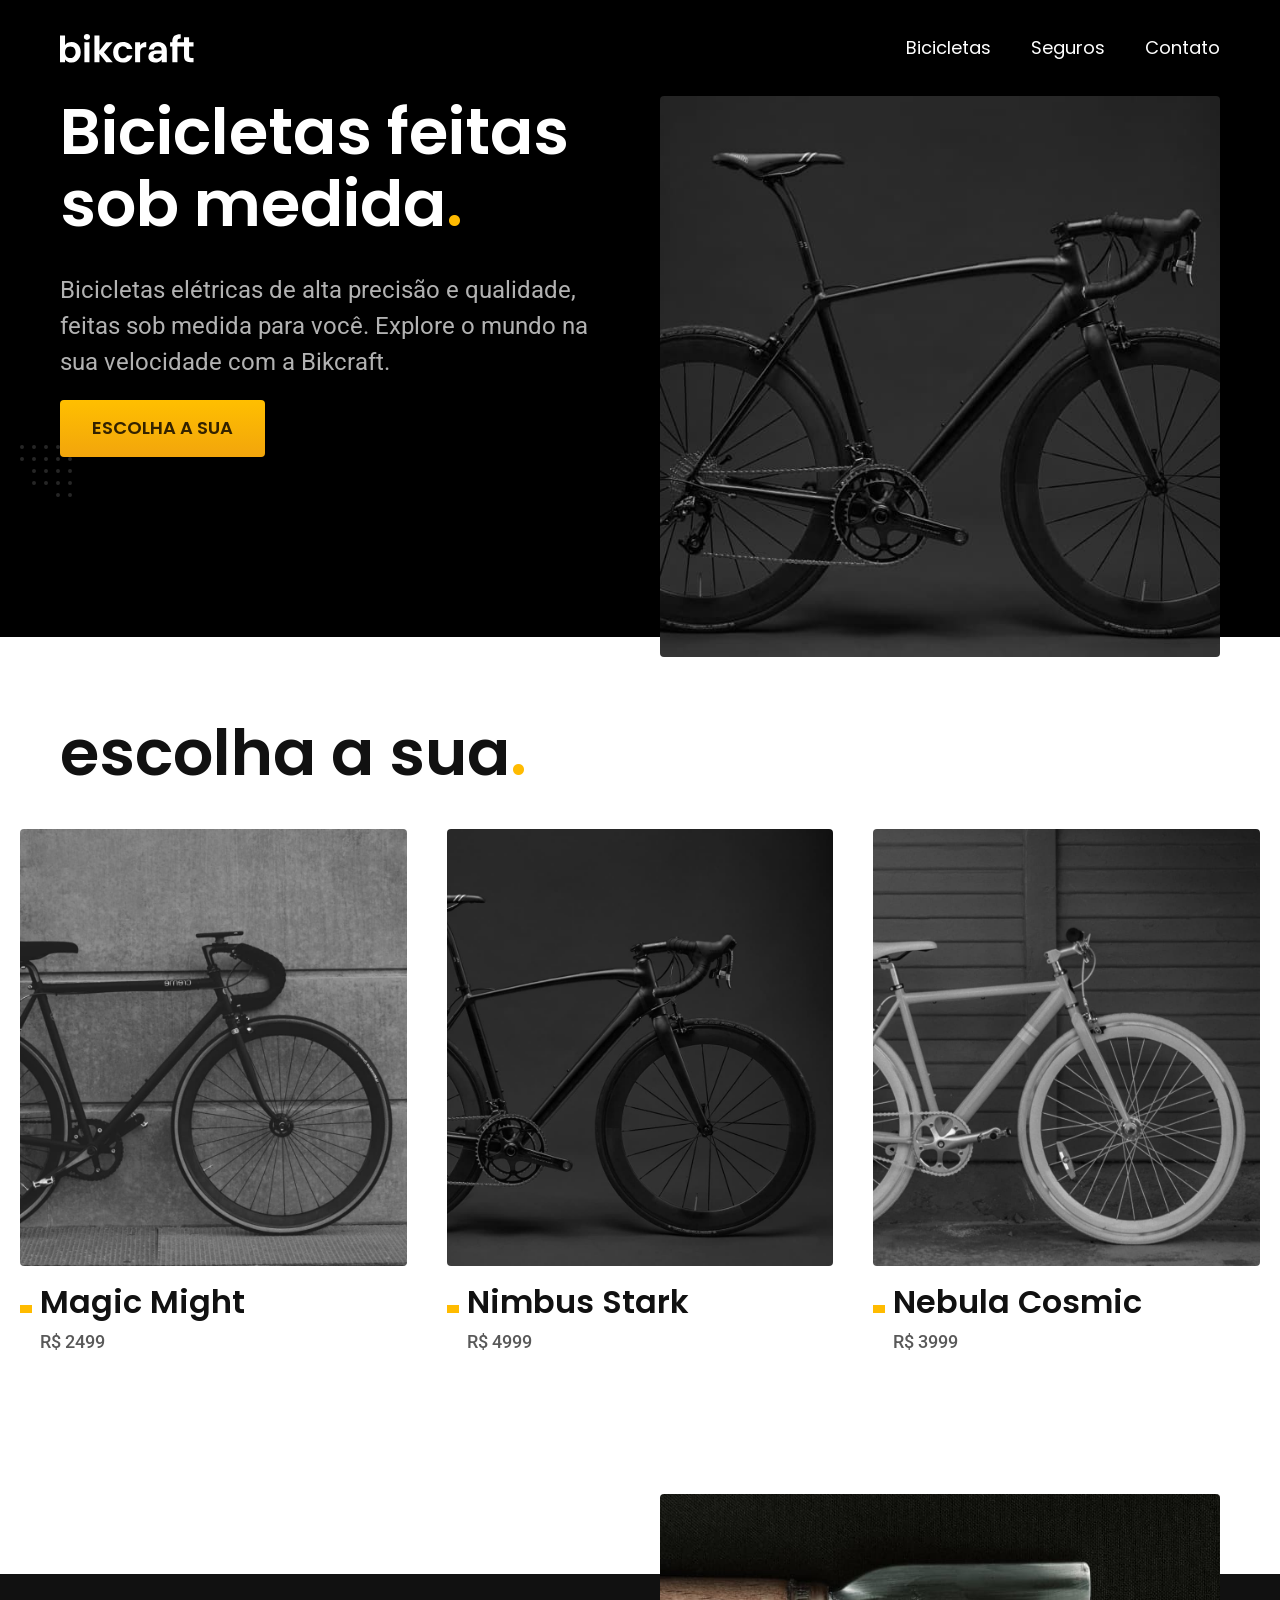
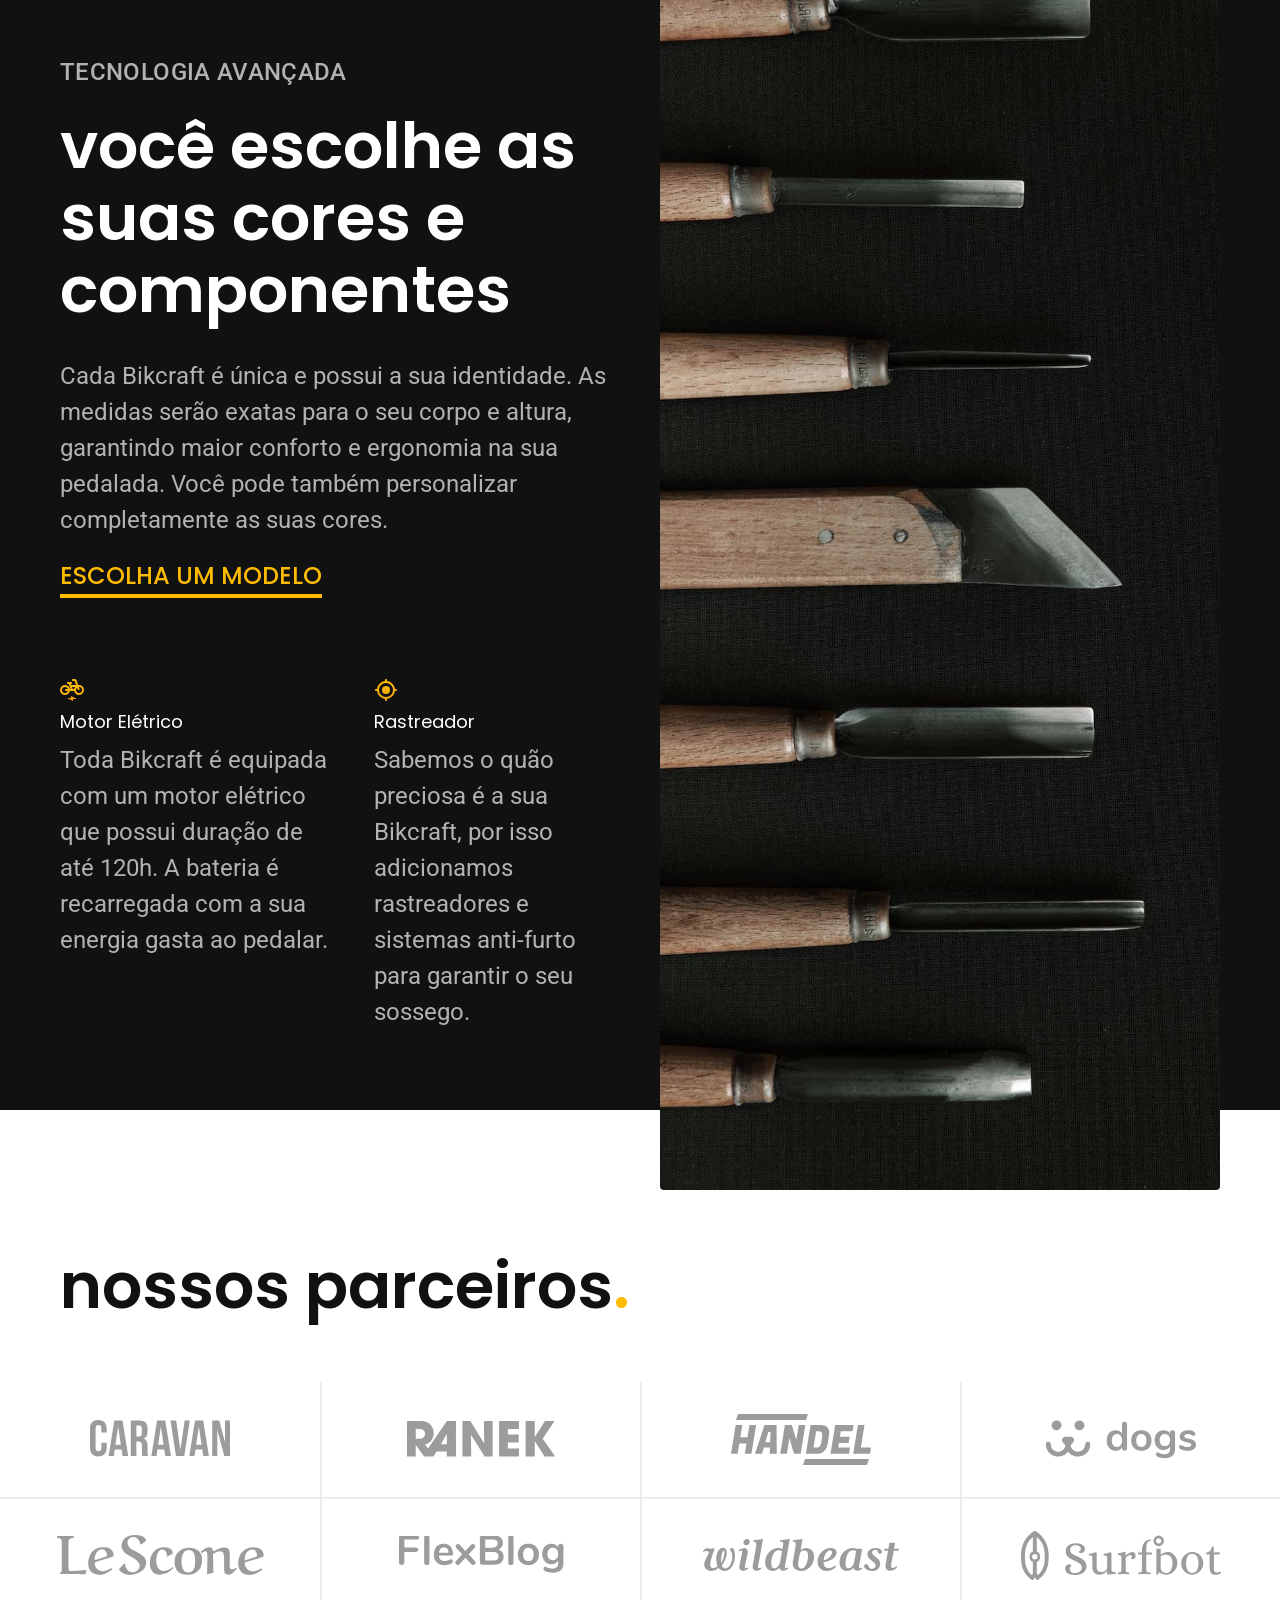
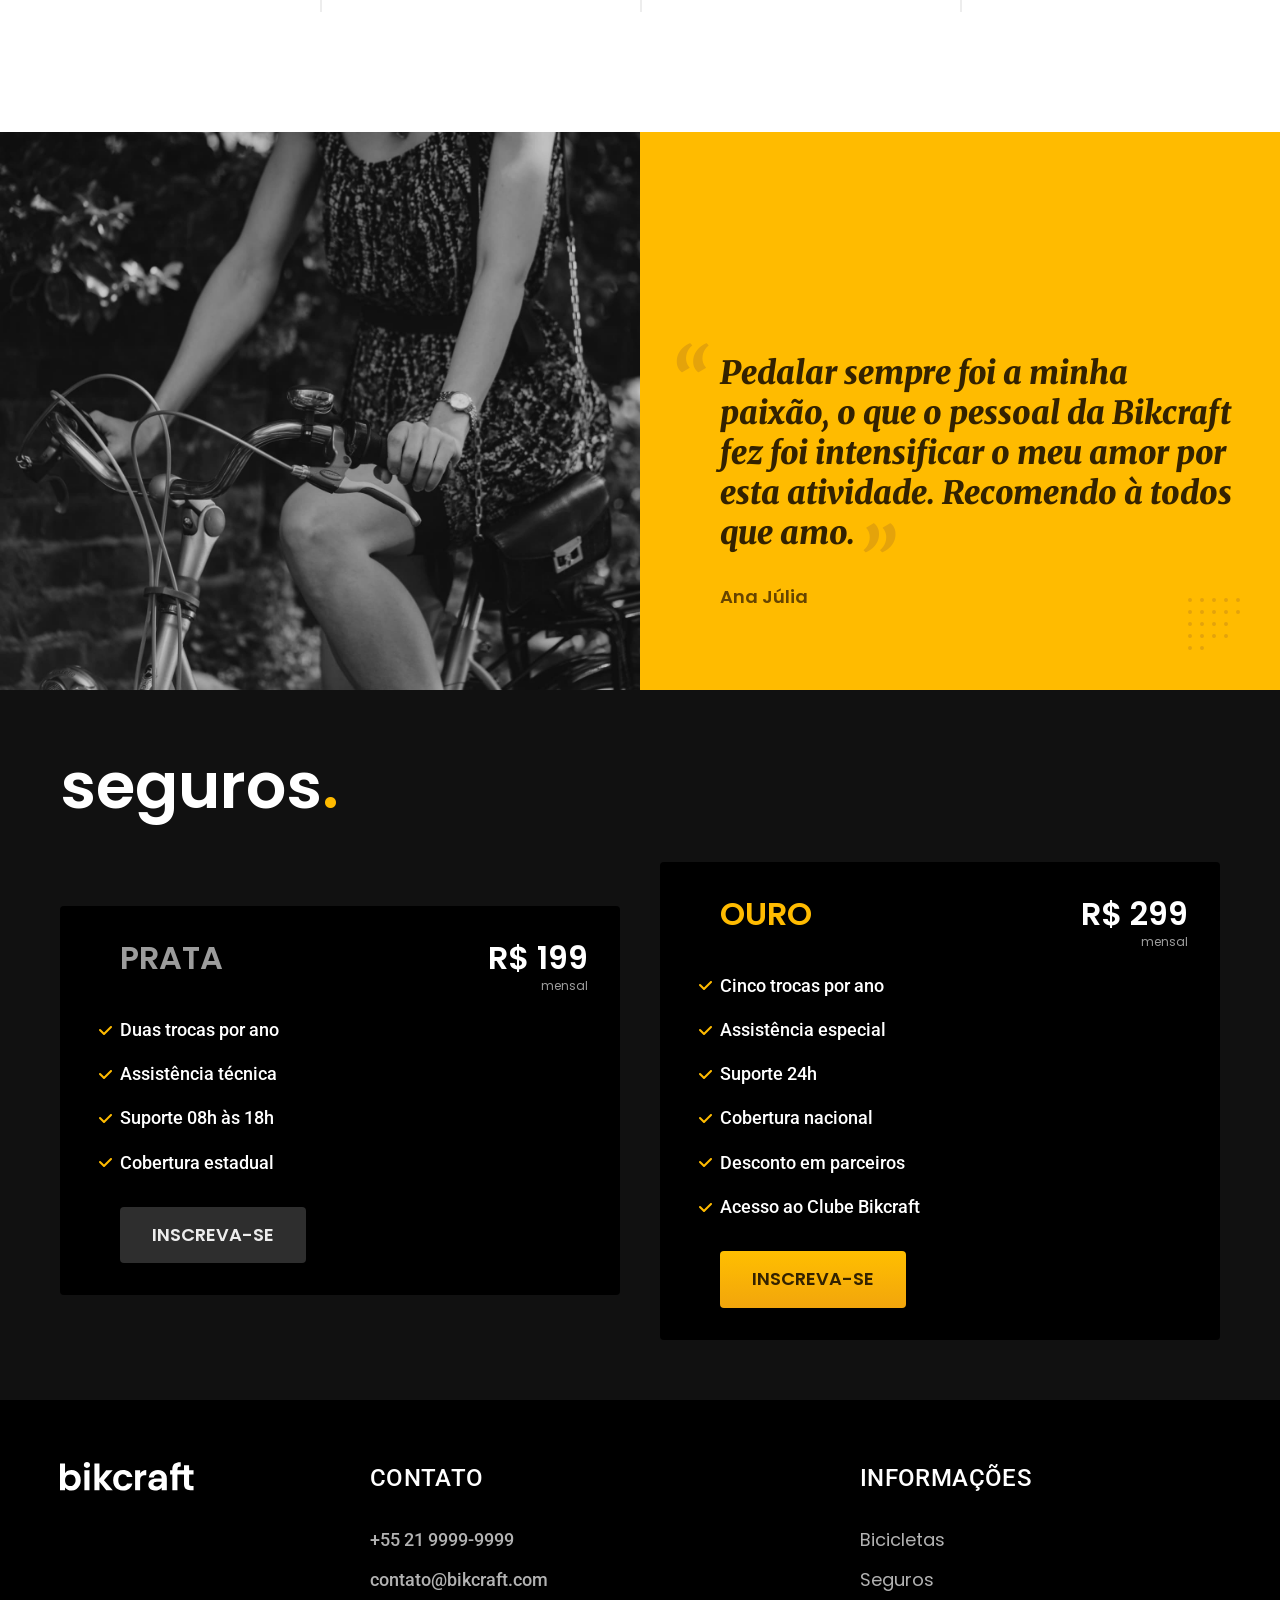
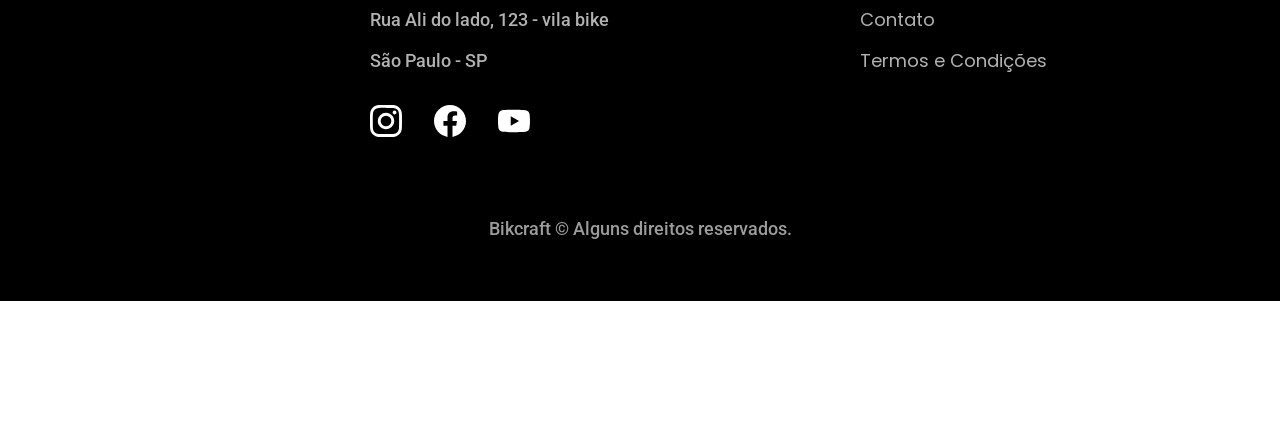
<file: index.html>
<!DOCTYPE html>
<html lang="pt-br">

<head>
  <meta charset="UTF-8">
  <meta name="viewport" content="width=device-width, initial-scale=1.0">
  <meta name="description" content="Bicicletas elétricas de alta precisão e qualidade, feitas sob medida para o cliente. Explore o mundo na sua velocidade com a Bikcraft.">
  <title>Bikcraft - Bicicletas Elétricas</title>

  <link rel="icon" href="./favicon.svg" type="image/svg+xml">
  <link rel="preload" href="./css/style.min.css" as="style">
  <link rel="stylesheet" href="./css/style.min.css">

  <link rel="preconnect" href="https://fonts.googleapis.com">
  <link rel="preconnect" href="https://fonts.gstatic.com" crossorigin>
  <link href="https://fonts.googleapis.com/css2?family=Poppins:wght@400;600&family=Roboto:wght@400;500&family=Merriweather:ital,wght@0,900;1,900&display=swap" rel="stylesheet">


  <script>document.documentElement.classList.add('js');</script>
</head>

<body>
  <header class="header-bg">
    <div class="header container">
      <a href="./">
        <img src="./img/bikcraft.svg" width="136" height="32" alt="Bikcraft">
      </a>

      <nav aria-label="primaria">
        <ul class="header-menu font-1-m cor-0">
          <li><a href="./bicicletas.html">Bicicletas</a></li>
          <li><a href="./seguros.html">Seguros</a></li>
          <li><a href="./contato.html">Contato</a></li>
        </ul>
      </nav>
    </div>
  </header>

  <main class="introducao-bg">
    <div class="introducao container">
      <div class="introducao-conteudo">
        <h1 class="font-1-xxl cor-0 fadeInDown" data-anime="200">Bicicletas feitas sob medida<span class="cor-p1">.</span></h1>
        <p class="font-2-l cor-5 fadeInDown" data-anime="400">Bicicletas elétricas de alta precisão e qualidade, feitas sob medida para você. Explore o mundo na sua velocidade com a Bikcraft.</p>
        <a class="botao fadeInDown" data-anime="600" href="./bicicletas.html">Escolha a sua</a>
      </div>
      <picture data-anime="800" class="fadeInDown">
        <source media="(max-width: 800px)" srcset="./img/bicicletas/nimbus.jpg">
        <img src="./img/fotos/introducao.jpg" width="1280" height="1600" alt="Bicicletas elétrica preta.">
      </picture>
    </div>
  </main>

  <article class="bicicletas-lista">
    <h2 class="container font-1-xxl">escolha a sua<span class="cor-p1">.</span></h2>

    <ul>
      <li>
        <a href="./bicicletas/magic.html">
          <img src="./img/bicicletas/magic-home.jpg" width="920" height="1040" alt="Bicicleta preta">
          <h3 class="font-1-xl">Magic Might</h3>
          <span class="font-2-m cor-8">R$ 2499</span>
        </a>
      </li>

      <li>
        <a href="./bicicletas/nimbus.html">
          <img src="./img/bicicletas/nimbus-home.jpg" width="920" height="1040" alt="Bicicleta preta">
          <h3 class="font-1-xl">Nimbus Stark</h3>
          <span class="font-2-m cor-8">R$ 4999</span>
        </a>
      </li>

      <li>
        <a href="./bicicletas/nebula.html">
          <img src="./img/bicicletas/nebula-home.jpg" width="920" height="1040" alt="Bicicleta preta">
          <h3 class="font-1-xl">Nebula Cosmic</h3>
          <span class="font-2-m cor-8">R$ 3999</span>
        </a>
      </li>
    </ul>
  </article>

  <article class="tecnologia-bg">
    <div class="tecnologia container">
      <div class="tecnologia-conteudo">
        <span class="font-2-l-b cor-5">Tecnologia Avançada</span>
        <h2 class="font-1-xxl cor-0">você escolhe as suas cores e componentes<span class="cor-p1"></span></h2>
        <p class="font-2-l cor-5">Cada Bikcraft é única e possui a sua identidade. As medidas serão exatas para o seu corpo e altura, garantindo maior conforto e ergonomia na sua pedalada. Você pode também personalizar completamente as suas cores.</p>
        <a class="link" href="./bicicletas.html">Escolha um modelo</a>
        <div class="tecnologia-vantagens">
          <div>
            <img src="./img/icones/eletrica.svg" width="24" height="24" alt="">
            <h3 class="font-1-m cor-0">Motor Elétrico</h3>
            <p class="font-2-s cor-5">Toda Bikcraft é equipada com um motor elétrico que possui duração de até 120h. A bateria é recarregada com a sua energia gasta ao pedalar.</p>
          </div>
          <div>
            <img src="./img/icones/rastreador.svg" width="24" height="24" alt="">
            <h3 class="font-1-m cor-0">Rastreador</h3>
            <p class="font-2-s cor-5">Sabemos o quão preciosa é a sua Bikcraft, por isso adicionamos rastreadores e sistemas anti-furto para garantir o seu sossego.</p>
          </div>
        </div>
      </div>
      <div class="tecnologia-imagem">
        <img src="./img/fotos/tecnologia.jpg" width="1200" height="1920" alt="">
      </div>
    </div>
  </article>

  <section class="parceiros" aria-label="Nossos Parceiros">
    <h2 class="container font-1-xxl">nossos parceiros<span class="cor-p1">.</span></h2>

    <ul>
      <li><img src="./img/parceiros/caravan.svg" width="140" height="38" alt="caravan"></li>
      <li><img src="./img/parceiros/ranek.svg" width="149" height="36" alt="ranek"></li>
      <li><img src="./img/parceiros/handel.svg" width="140" height="50" alt="handel"></li>
      <li><img src="./img/parceiros/dogs.svg" width="152" height="39" alt="dogs"></li>
      <li><img src="./img/parceiros/lescone.svg" width="208" height="41" alt="lescone"></li>
      <li><img src="./img/parceiros/flexblog.svg" width="165" height="38" alt="flexblog"></li>
      <li><img src="./img/parceiros/wildbeast.svg" width="196" height="34" alt="wildbeast"></li>
      <li><img src="./img/parceiros/surfbot.svg" width="200" height="49" alt="surfbot"></li>
    </ul>
  </section>

  <section class="depoimento" aria-label="Depoimento">
    <div>
      <img src="./img/fotos/depoimento.jpg" width="1560" height="1360" alt="Pessoa pedalando uma bicicleta Bikcraft">
    </div>
    <div class="depoimento-conteudo">
      <blockquote class="font-1-xl cor-p5">
        <p>Pedalar sempre foi a minha paixão, o que o pessoal da Bikcraft fez foi intensificar o meu amor por esta atividade. Recomendo à todos que amo.</p>
      </blockquote>
      <span class="font-1-m-b cor-p4">Ana Júlia</span>
    </div>
  </section>

  <article class="seguros-bg">
    <div class="seguros container">
      <h2 class="font-1-xxl cor-0">seguros<span class="cor-p1">.</span></h2>
      <div class="seguros-item">
        <h3 class="font-1-xl cor-6">PRATA</h3>
        <span class="font-1-xl cor-0">R$ 199 <span class="font-1-xs cor-6">mensal</span></span>
        <ul class="font-2-m cor-0">
          <li>Duas trocas por ano</li>
          <li>Assistência técnica</li>
          <li>Suporte 08h às 18h</li>
          <li>Cobertura estadual</li>
        </ul>
        <a class="botao secundario" href="./orcamento.html?tipo=seguro&produto=prata">Inscreva-se</a>
      </div>

      <div class="seguros-item">
        <h3 class="font-1-xl cor-p1">OURO</h3>
        <span class="font-1-xl cor-0">R$ 299 <span class="font-1-xs cor-6">mensal</span></span>
        <ul class="font-2-m cor-0">
          <li>Cinco trocas por ano</li>
          <li>Assistência especial</li>
          <li>Suporte 24h</li>
          <li>Cobertura nacional</li>
          <li>Desconto em parceiros</li>
          <li>Acesso ao Clube Bikcraft</li>
        </ul>
        <a class="botao" href="./orcamento.html?tipo=seguro&produto=ouro">Inscreva-se</a>
      </div>
    </div>
  </article>

  <footer class="footer-bg">
    <div class="footer container">
      <img src="./img/bikcraft.svg" width="136" height="32" alt="Bikcraft">
      <div class="footer-contato">
        <h3 class="font-2-l-b cor-0">Contato</h3>
        <ul class="font-2-m cor-5">
          <li><a href="tel:+5521999999999">+55 21 9999-9999</a></li>
          <li><a href="mailto:contato@bikcraft.com">contato@bikcraft.com</a></li>
          <li>Rua Ali do lado, 123 - vila bike</li>
          <li>São Paulo - SP</li>
        </ul>
        <div class="footer-redes">
          <a href="./">
            <img src="./img/redes/instagram.svg" width="32" height="32" alt="Instagram">
          </a>
          <a href="./">
            <img src="./img/redes/facebook.svg" width="32" height="32" alt="Facebook">
          </a>
          <a href="./">
            <img src="./img/redes/youtube.svg" width="32" height="32" alt="Youtube">
          </a>
        </div>
      </div>

      <div class="footer-informacoes">
        <h3 class="font-2-l-b cor-0">Informações</h3>
        <nav>
          <ul class="font-1-m cor-5">
            <li><a href="./bicicletas.html">Bicicletas</a></li>
            <li><a href="./seguros.html">Seguros</a></li>
            <li><a href="./contato.html">Contato</a></li>
            <li><a href="./termos.html">Termos e Condições</a></li>
          </ul>
        </nav>
      </div>

      <p class="footer-copy font-2-m cor-6">Bikcraft © Alguns direitos reservados.</p>
    </div>
  </footer>

  <script src="./js/plugins/simple-anime.js"></script>
  <script src="./js/script.js"></script>
</body>

</html>
</file>
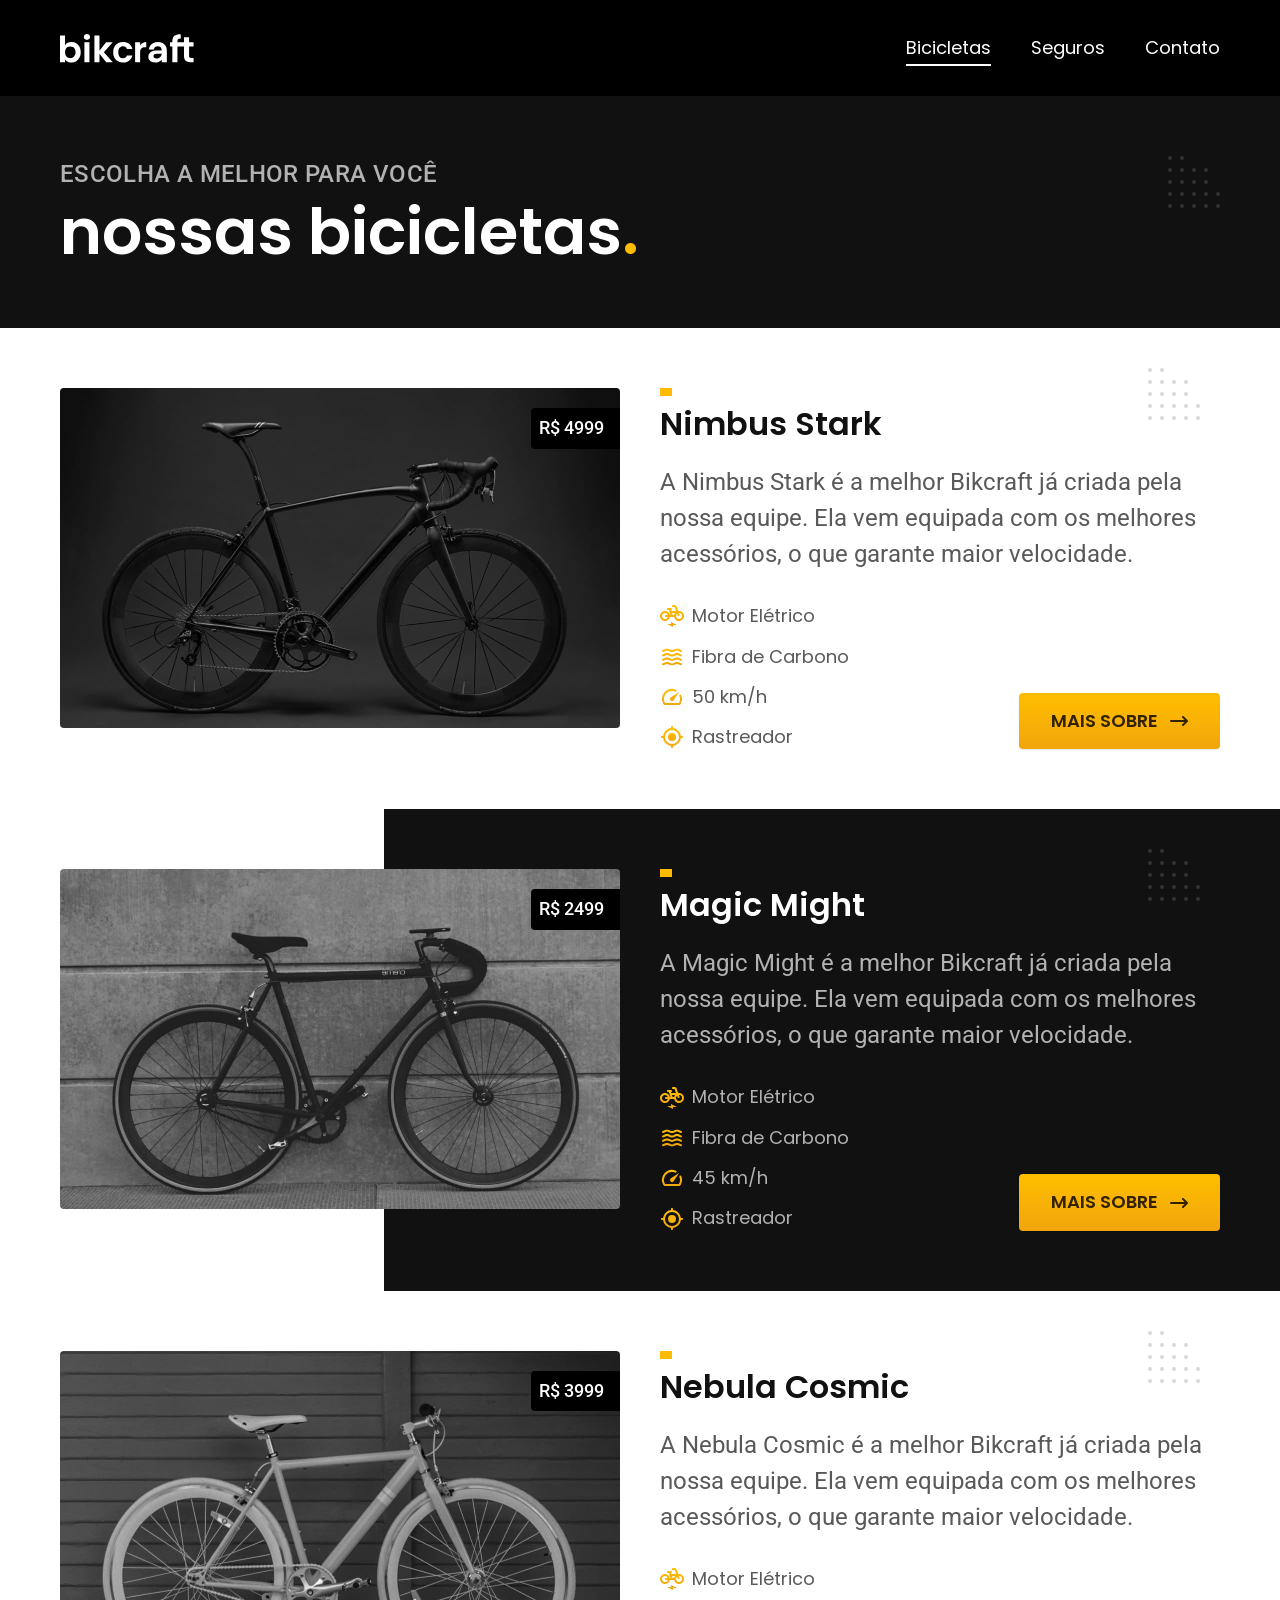
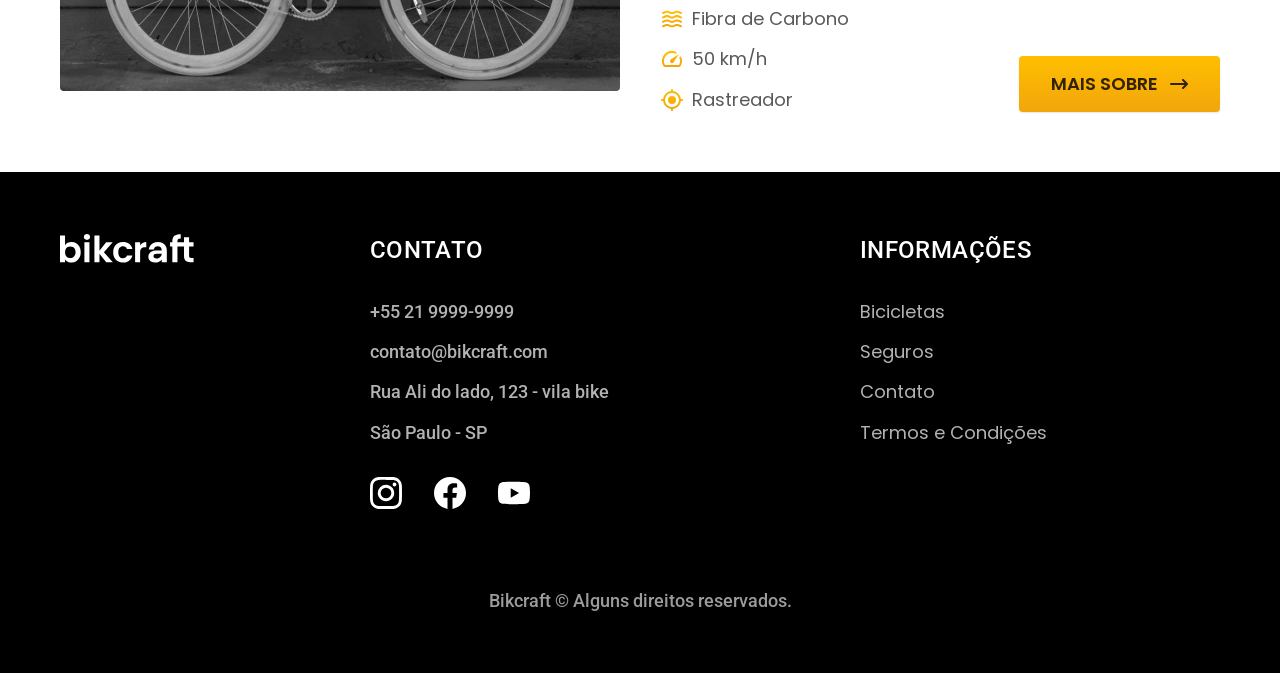
<file: bicicletas.html>
<!DOCTYPE html>
<html lang="pt-br">

<head>
  <meta charset="UTF-8">
  <meta name="viewport" content="width=device-width, initial-scale=1.0">
  <meta name="description" content="Leia os Termos e Condições da Bikcraft. Aqui você encontra informações sobre uso do site, responsabilidades, direitos do usuário e políticas aplicáveis.">

  <title>Termos e Condições | Bikcraft</title>
  <link rel="icon" href="./favicon.svg" type="image/svg+xml">
  <link rel="preload" href="./css/style.min.css" as="style">
  <link rel="stylesheet" href="./css/style.min.css">

  <link rel="preconnect" href="https://fonts.googleapis.com">
  <link rel="preconnect" href="https://fonts.gstatic.com" crossorigin>
  <link href="https://fonts.googleapis.com/css2?family=Poppins:wght@400;600&family=Roboto:wght@400;500&family=Merriweather:ital,wght@0,900;1,900&display=swap" rel="stylesheet">
  <script>document.documentElement.classList.add('js');</script>
</head>

<body id="bicicletas">
  <header class="header-bg">
    <div class="header container">
      <a href="./">
        <img src="./img/bikcraft.svg" width="136" height="32" alt="Bikcraft">
      </a>

      <nav aria-label="primaria">
        <ul class="header-menu font-1-m cor-0">
          <li><a href="./bicicletas.html">Bicicletas</a></li>
          <li><a href="./seguros.html">Seguros</a></li>
          <li><a href="./contato.html">Contato</a></li>
        </ul>
      </nav>
    </div>
  </header>

  <main>
    <div class="titulo-bg">
      <div class="titulo container">
        <p class="font-2-l-b cor-5">Escolha a melhor para você</p>
        <h1 class="font-1-xxl cor-0">nossas bicicletas<span class="cor-p1">.</span></h1>
      </div>
    </div>


    <div class="bicicletas container">
      <div class="bicicletas-imagem">
        <img src="./img/bicicletas/nimbus.jpg" alt="Bicicleta preta">
        <span class="font-2-m cor-0">R$ 4999</span>
      </div>
      <div class="bicicletas-conteudo">
        <h2 class="font-1-xl">Nimbus Stark</h2>
        <p class="font-2-s cor-8">A Nimbus Stark é a melhor Bikcraft já criada pela nossa equipe. Ela vem equipada com os melhores acessórios, o que garante maior velocidade.</p>
        <ul class="font-1-m cor-8">
          <li>
            <img src="./img/icones/eletrica.svg" width="32" height="32" alt="">
            Motor Elétrico
          </li>
          <li>
            <img src="./img/icones/carbono.svg" width="32" height="32" alt="">
            Fibra de Carbono
          </li>
          <li>
            <img src="./img/icones/velocidade.svg" width="32" height="32" alt="">
            50 km/h
          </li>
          <li>
            <img src="./img/icones/rastreador.svg" width="32" height="32" alt="">
            Rastreador
          </li>
        </ul>
        <a class="botao seta" href="./bicicletas/nimbus.html">Mais Sobre</a>
      </div>
    </div>

    <div class="bicicletas-bg">
      <div class="bicicletas container">
        <div class="bicicletas-imagem">
          <img src="./img/bicicletas/magic.jpg" width="1120" height="680" alt="Bicicleta preta">
          <span class="font-2-m cor-0">R$ 2499</span>
        </div>
        <div class="bicicletas-conteudo">
          <h2 class="font-1-xl cor-0">Magic Might</h2>
          <p class="font-2-s cor-5">A Magic Might é a melhor Bikcraft já criada pela nossa equipe. Ela vem equipada com os melhores acessórios, o que garante maior velocidade.</p>
          <ul class="font-1-m cor-5">
            <li>
              <img src="./img/icones/eletrica.svg" width="32" height="32" alt="">
              Motor Elétrico
            </li>
            <li>
              <img src="./img/icones/carbono.svg" width="32" height="32" alt="">
              Fibra de Carbono
            </li>
            <li>
              <img src="./img/icones/velocidade.svg" width="32" height="32" alt="">
              45 km/h
            </li>
            <li>
              <img src="./img/icones/rastreador.svg" width="32" height="32" alt="">
              Rastreador
            </li>
          </ul>
          <a class="botao seta" href="./bicicletas/magic.html">Mais Sobre</a>
        </div>
      </div>
    </div>

    <div class="bicicletas container">
      <div class="bicicletas-imagem">
        <img src="./img/bicicletas/nebula.jpg" width="1120" height="680" alt="Bicicleta preta">
        <span class="font-2-m cor-0">R$ 3999</span>
      </div>
      <div class="bicicletas-conteudo">
        <h2 class="font-1-xl">Nebula Cosmic</h2>
        <p class="font-2-s cor-8">A Nebula Cosmic é a melhor Bikcraft já criada pela nossa equipe. Ela vem equipada com os melhores acessórios, o que garante maior velocidade.</p>
        <ul class="font-1-m cor-8">
          <li>
            <img src="./img/icones/eletrica.svg" width="32" height="32" alt="">
            Motor Elétrico
          </li>
          <li>
            <img src="./img/icones/carbono.svg" width="32" height="32" alt="">
            Fibra de Carbono
          </li>
          <li>
            <img src="./img/icones/velocidade.svg" width="32" height="32" alt="">
            50 km/h
          </li>
          <li>
            <img src="./img/icones/rastreador.svg" width="32" height="32" alt="">
            Rastreador
          </li>
        </ul>
        <a class="botao seta" href="./bicicletas/nebula.html">Mais Sobre</a>
      </div>
    </div>

  </main>

  <footer class="footer-bg">
    <div class="footer container">
      <img src="./img/bikcraft.svg" width="136" height="32" alt="Bikcraft">
      <div class="footer-contato">
        <h3 class="font-2-l-b cor-0">Contato</h3>
        <ul class="font-2-m cor-5">
          <li><a href="tel:+5521999999999">+55 21 9999-9999</a></li>
          <li><a href="mailto:contato@bikcraft.com">contato@bikcraft.com</a></li>
          <li>Rua Ali do lado, 123 - vila bike</li>
          <li>São Paulo - SP</li>
        </ul>
        <div class="footer-redes">
          <a href="./">
            <img src="./img/redes/instagram.svg" width="32" height="32" alt="Instagram">
          </a>
          <a href="./">
            <img src="./img/redes/facebook.svg" width="32" height="32" alt="Facebook">
          </a>
          <a href="./">
            <img src="./img/redes/youtube.svg" width="32" height="32" alt="Youtube">
          </a>
        </div>
      </div>

      <div class="footer-informacoes">
        <h3 class="font-2-l-b cor-0">Informações</h3>
        <nav>
          <ul class="font-1-m cor-5">
            <li><a href="./bicicletas.html">Bicicletas</a></li>
            <li><a href="./seguros.html">Seguros</a></li>
            <li><a href="./contato.html">Contato</a></li>
            <li><a href="./termos.html">Termos e Condições</a></li>
          </ul>
        </nav>
      </div>

      <p class="footer-copy font-2-m cor-6">Bikcraft © Alguns direitos reservados.</p>
    </div>
  </footer>
  <script src="./js/script.js"></script>
</body>

</html>
</file>
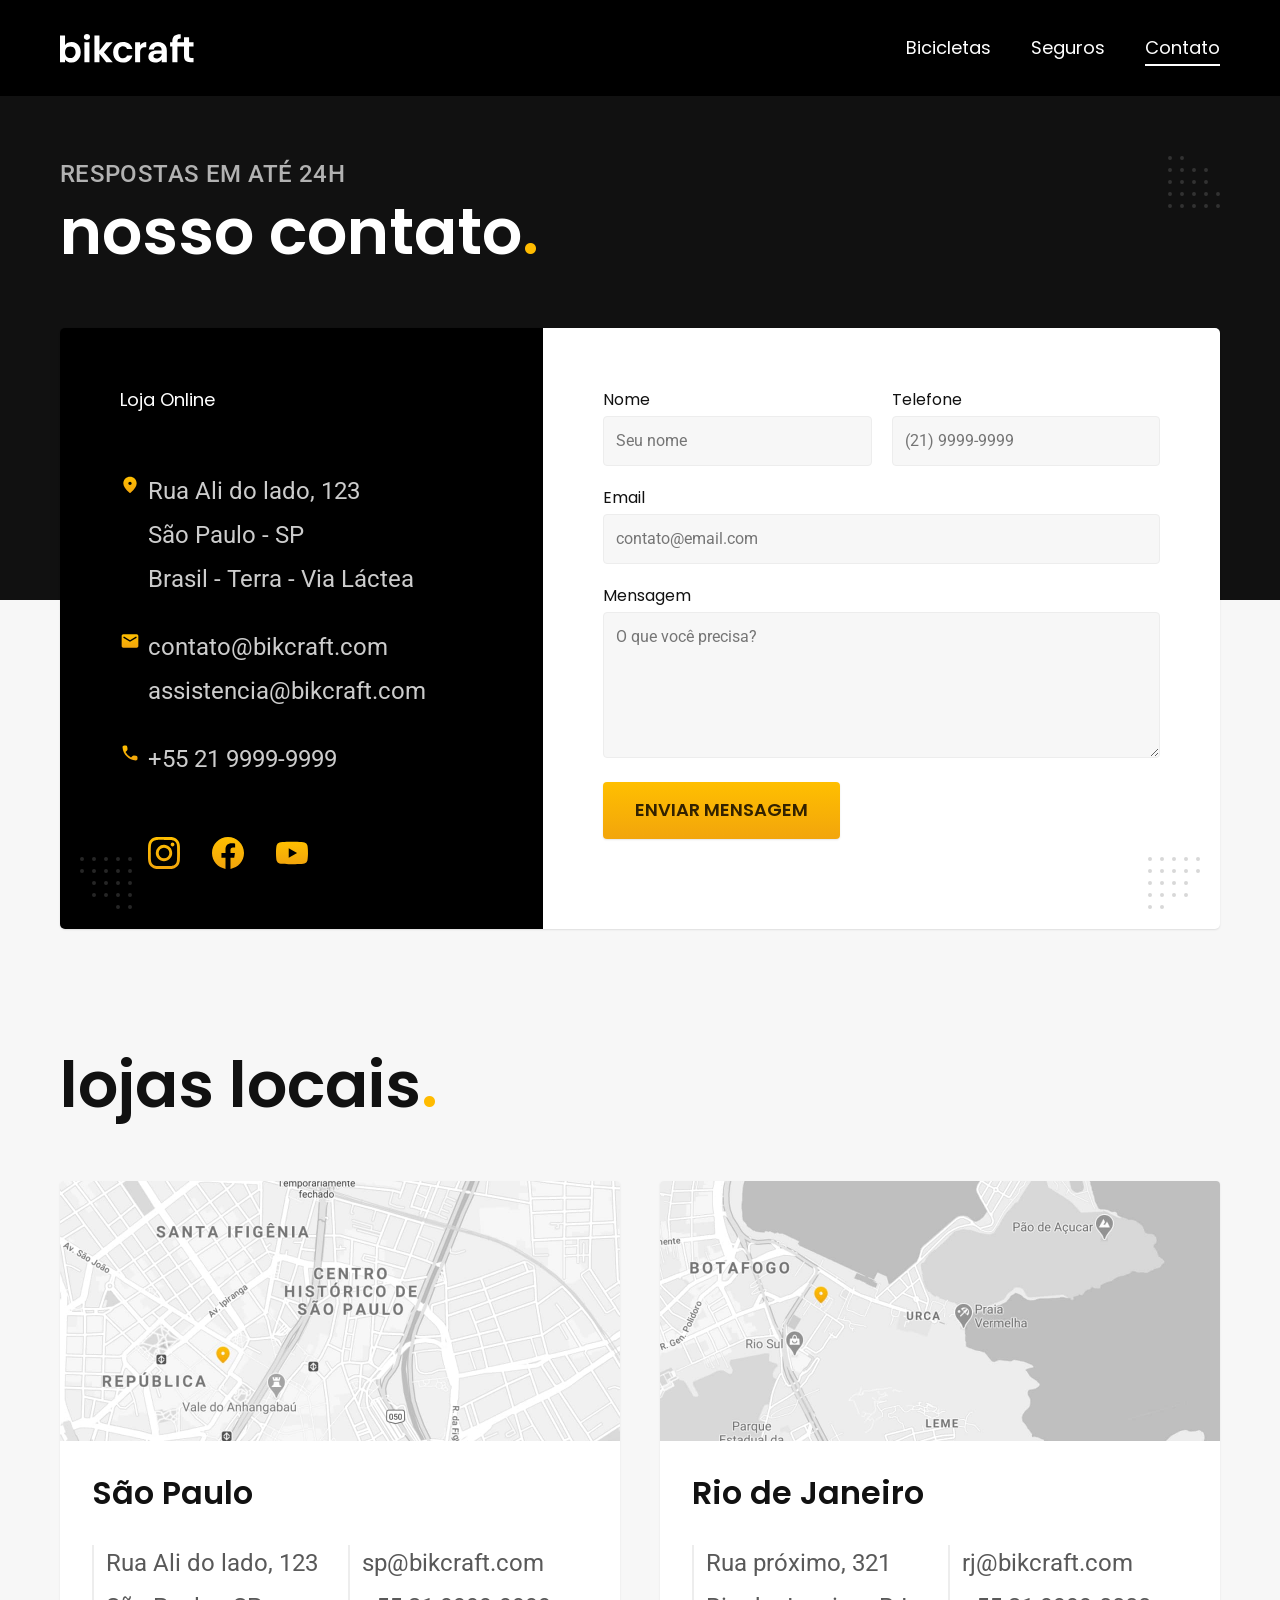
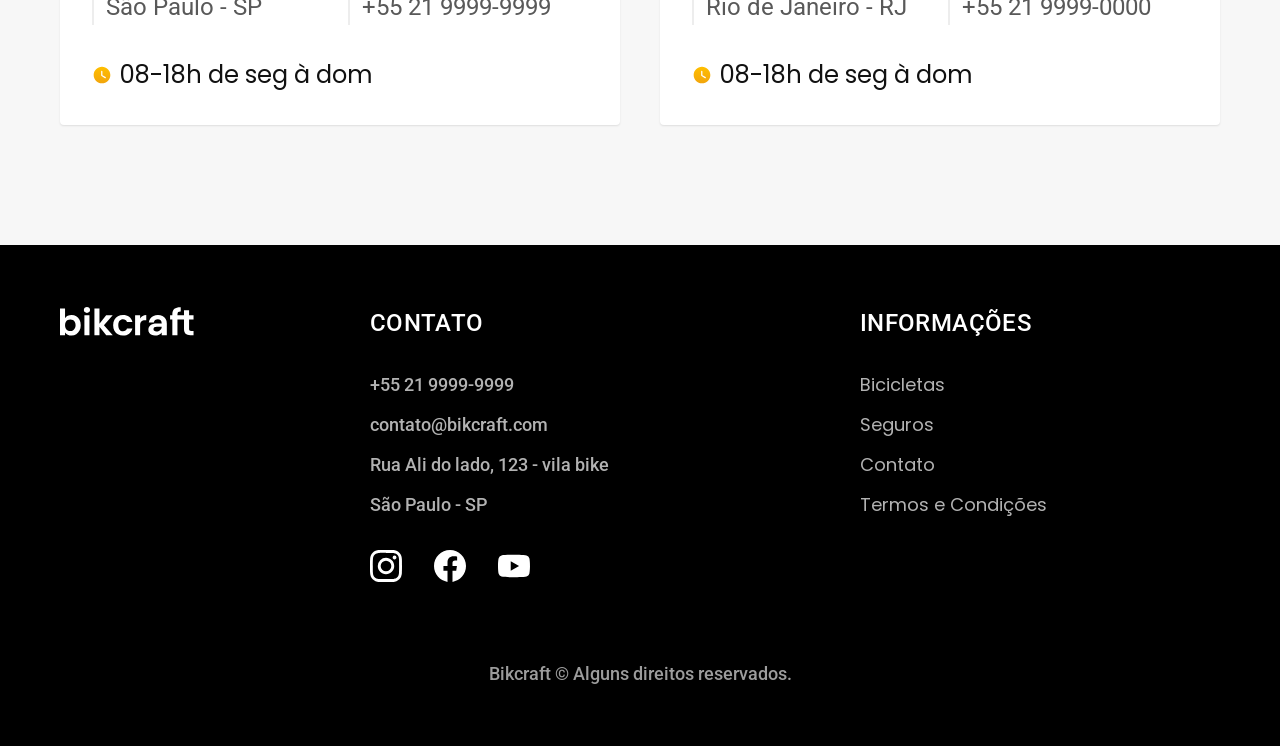
<file: contato.html>
<!DOCTYPE html>
<html lang="pt-br">

<head>
  <meta charset="UTF-8">
  <meta name="viewport" content="width=device-width, initial-scale=1.0">
  <meta name="description" content="Leia os Termos e Condições da Bikcraft. Aqui você encontra informações sobre uso do site, responsabilidades, direitos do usuário e políticas aplicáveis.">

  <title>Contato | Bikcraft</title>
  <link rel="icon" href="./favicon.svg" type="image/svg+xml">
  <link rel="preload" href="./css/style.min.css" as="style">
  <link rel="stylesheet" href="./css/style.min.css">

  <link rel="preconnect" href="https://fonts.googleapis.com">
  <link rel="preconnect" href="https://fonts.gstatic.com" crossorigin>
  <link href="https://fonts.googleapis.com/css2?family=Poppins:wght@400;600&family=Roboto:wght@400;500&family=Merriweather:ital,wght@0,900;1,900&display=swap" rel="stylesheet">
  <script>document.documentElement.classList.add('js');</script>
</head>

<body id="contato">
  <header class="header-bg">
    <div class="header container">
      <a href="./">
        <img src="./img/bikcraft.svg" width="136" height="32" alt="Bikcraft">
      </a>

      <nav aria-label="primaria">
        <ul class="header-menu font-1-m cor-0">
          <li><a href="./bicicletas.html">Bicicletas</a></li>
          <li><a href="./seguros.html">Seguros</a></li>
          <li><a href="./contato.html">Contato</a></li>
        </ul>
      </nav>
    </div>
  </header>

  <main>
    <div class="titulo-bg">
      <div class="titulo container">
        <p class="font-2-l-b cor-5">Respostas em até 24h</p>
        <h1 class="font-1-xxl cor-0">nosso contato<span class="cor-p1">.</span></h1>
      </div>
    </div>

    <div class="contato container">
      <section class="contato-dados" aria-label="Endereço">
        <h2 class="font-1-m cor-0">Loja Online</h2>
        <div class="contato-endereco font-2-s cor-4">
          <p>Rua Ali do lado, 123</p>
          <p>São Paulo - SP</p>
          <p>Brasil - Terra - Via Láctea</p>
        </div>
        <address class="contato-meios font-2-s cor-4">
          <a href="mailto:contato@bikcraft.com">contato@bikcraft.com</a>
          <a href="mailto:assistencia@bikcraft.com">assistencia@bikcraft.com</a>
          <a href="tel:+5521999999999">+55 21 9999-9999</a>
        </address>
        <div class="contato-redes">
          <a href="./">
            <img src="./img/redes/instagram-p.svg" width="32" height="32" alt="Instagram">
          </a>
          <a href="./">
            <img src="./img/redes/facebook-p.svg" width="32" height="32" alt="Facebook">
          </a>
          <a href="./">
            <img src="./img/redes/youtube-p.svg" width="32" height="32" alt="Youtube">
          </a>
        </div>
      </section>

      <section class="contato-formulario" aria-label="Formulário">
        <form action="./enviar.php" class="form" method="post">
          <div>
            <label for="nome">Nome</label>
            <input type="text" id="nome" name="nome" placeholder="Seu nome">
          </div>

          <div>
            <label for="telefone">Telefone</label>
            <input type="text" id="telefone" name="telefone" placeholder="(21) 9999-9999">
          </div>

          <div class="col-2">
            <label for="email">Email</label>
            <input type="email" id="email" name="email" placeholder="contato@email.com" required>
          </div>

          <div class="col-2">
            <label for="mensagem">Mensagem</label>
            <textarea rows="5" id="mensagem" name="mensagem" placeholder="O que você precisa?"></textarea>
          </div>

          <button class="botao col-2">Enviar Mensagem</button>
        </form>
      </section>
    </div>
  </main>

  <article class="lojas container">
    <h2 class="font-1-xxl">lojas locais<span class="cor-p1">.</span></h2>
    <div class="lojas-item">
      <img src="./img/lojas/sp.jpg" width="1120" height="520" alt="mapa marcando o endereço em Rua Ali do lado, 123 - São Paulo - SP">
      <div class="lojas-conteudo">
        <h3 class="font-1-xl">São Paulo</h3>
        <div class="lojas-dados font-2-s cor-8">
          <p>Rua Ali do lado, 123</p>
          <p>São Paulo - SP</p>
        </div>
        <div class="lojas-dados font-2-s cor-8">
          <a href="mailto:sp@bikcraft.com">sp@bikcraft.com</a>
          <a href="tel:+5521999999999">+55 21 9999-9999</a>
        </div>
        <p class="lojas-tempo font-1-s"><img src="./img/icones/horario.svg" width="20" height="20" alt="">08-18h de seg à dom</p>
      </div>
    </div>

    <div class="lojas-item">
      <img src="./img/lojas/rj.jpg" alt="mapa marcando o endereço em Rua próximo, 321 - Rio de Janeiro - RJ">
      <div class="lojas-conteudo">
        <h3 class="font-1-xl">Rio de Janeiro</h3>
        <div class="lojas-dados font-2-s cor-8">
          <p>Rua próximo, 321</p>
          <p>Rio de Janeiro - RJ</p>
        </div>
        <div class="lojas-dados font-2-s cor-8">
          <a href="mailto:rj@bikcraft.com">rj@bikcraft.com</a>
          <a href="tel:+5521999999999">+55 21 9999-0000</a>
        </div>
        <p class="lojas-tempo font-1-s"><img src="./img/icones/horario.svg" width="20" height="20" alt="">08-18h de seg à dom</p>
      </div>
    </div>
  </article>

  <footer class="footer-bg">
    <div class="footer container">
      <img src="./img/bikcraft.svg" alt="Bikcraft">
      <div class="footer-contato">
        <h3 class="font-2-l-b cor-0">Contato</h3>
        <ul class="font-2-m cor-5">
          <li><a href="tel:+5521999999999">+55 21 9999-9999</a></li>
          <li><a href="mailto:contato@bikcraft.com">contato@bikcraft.com</a></li>
          <li>Rua Ali do lado, 123 - vila bike</li>
          <li>São Paulo - SP</li>
        </ul>
        <div class="footer-redes">
          <a href="./">
            <img src="./img/redes/instagram.svg" width="32" height="32" alt="Instagram">
          </a>
          <a href="./">
            <img src="./img/redes/facebook.svg" width="32" height="32" alt="Facebook">
          </a>
          <a href="./">
            <img src="./img/redes/youtube.svg" width="32" height="32" alt="Youtube">
          </a>
        </div>
      </div>

      <div class="footer-informacoes">
        <h3 class="font-2-l-b cor-0">Informações</h3>
        <nav>
          <ul class="font-1-m cor-5">
            <li><a href="./bicicletas.html">Bicicletas</a></li>
            <li><a href="./seguros.html">Seguros</a></li>
            <li><a href="./contato.html">Contato</a></li>
            <li><a href="./termos.html">Termos e Condições</a></li>
          </ul>
        </nav>
      </div>

      <p class="footer-copy font-2-m cor-6">Bikcraft © Alguns direitos reservados.</p>
    </div>
  </footer>
  
  <script src="./js/script.js"></script>
  <script src="./js/formulario.js"></script>
</body>

</html>
</file>
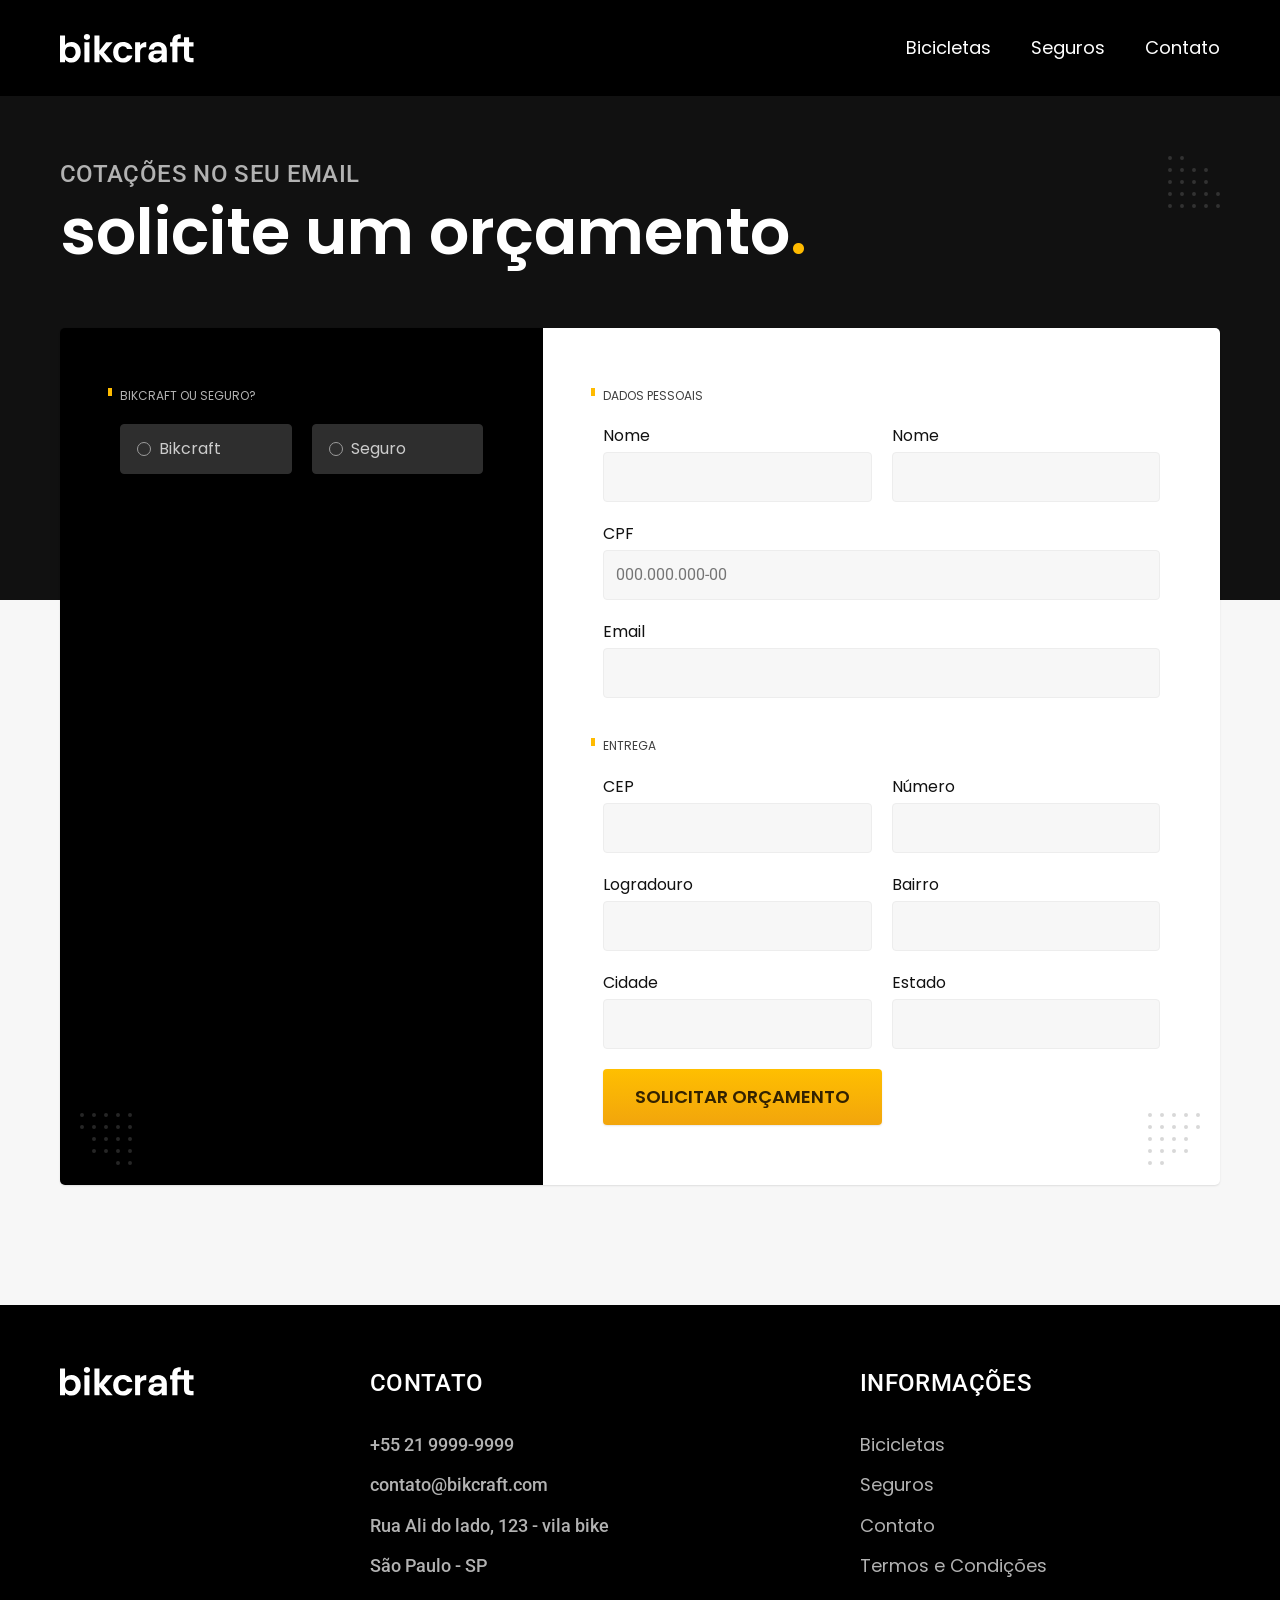
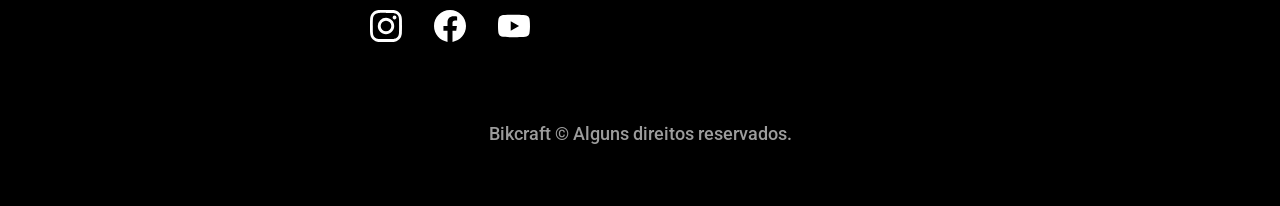
<file: orcamento.html>
<!DOCTYPE html>
<html lang="pt-br">

<head>
  <meta charset="UTF-8">
  <meta name="viewport" content="width=device-width, initial-scale=1.0">
  <meta name="description" content="Leia os Termos e Condições da Bikcraft. Aqui você encontra informações sobre uso do site, responsabilidades, direitos do usuário e políticas aplicáveis.">

  <title>Orçamento | Bikcraft</title>
  <link rel="icon" href="./favicon.svg" type="image/svg+xml">
  <link rel="preload" href="./css/style.min.css" as="style">
  <link rel="stylesheet" href="./css/style.min.css">

  <link rel="preconnect" href="https://fonts.googleapis.com">
  <link rel="preconnect" href="https://fonts.gstatic.com" crossorigin>
  <link href="https://fonts.googleapis.com/css2?family=Poppins:wght@400;600&family=Roboto:wght@400;500&family=Merriweather:ital,wght@0,900;1,900&display=swap" rel="stylesheet">
  <script>document.documentElement.classList.add('js');</script>
</head>

<body id="orcamento">
  <header class="header-bg">
    <div class="header container">
      <a href="./">
        <img src="./img/bikcraft.svg" width="136" height="32" alt="Bikcraft">
      </a>

      <nav aria-label="primaria">
        <ul class="header-menu font-1-m cor-0">
          <li><a href="./bicicletas.html">Bicicletas</a></li>
          <li><a href="./seguros.html">Seguros</a></li>
          <li><a href="./contato.html">Contato</a></li>
        </ul>
      </nav>
    </div>
  </header>

  <main>
    <div class="titulo-bg">
      <div class="titulo container">
        <p class="font-2-l-b cor-5">Cotações no seu email</p>
        <h1 class="font-1-xxl cor-0">solicite um orçamento<span class="cor-p1">.</span></h1>
      </div>
    </div>

    <form class="orcamento container" action="./enviar.php" method="post">
      <div class="orcamento-produto">
        <h2 class="font-1-xs cor-5">Bikcraft ou Seguro?</h2>

        <input type="radio" name="tipo" value="bikcraft" id="bikcraft">
        <label for="bikcraft">Bikcraft</label>

        <input type="radio" name="tipo" value="seguro" id="seguro">
        <label for="seguro">Seguro</label>

        <div class="orcamento-conteudo" id="orcamento-bikcraft">
          <h2 class="font-1-xs cor-5">Escolha a sua</h2>

          <input type="radio" name="produto" value="nimbus" id="nimbus">
          <label for="nimbus">Nimbus Stark <span>R$ 4999</span></label>
          <div class="orcamento-detalhes">
            <ul class="font-1-xs cor-8">
              <li><img src="./img/icones/eletrica.svg" width="32" height="32" alt="">Motor Elétrico</li>
              <li><img src="./img/icones/carbono.svg" width="32" height="32" alt="">Fibra de Carbono</li>
              <li><img src="./img/icones/velocidade.svg" width="32" height="32" alt="">50 km/h</li>
              <li><img src="./img/icones/rastreador.svg" width="32" height="32" alt="">Rastreador</li>
            </ul>
            <img src="./img/bicicletas/nimbus.jpg" width="1120" height="680" alt="Bicicleta preta">
          </div>

          <input type="radio" name="produto" value="magic" id="magic">
          <label for="magic">Magic Might <span>R$ 2499</span></label>
          <div class="orcamento-detalhes">
            <ul class="font-1-xs cor-8">
              <li><img src="./img/icones/eletrica.svg" width="32" height="32" alt="">Motor Elétrico</li>
              <li><img src="./img/icones/carbono.svg" width="32" height="32" alt="">Fibra de Carbono</li>
              <li><img src="./img/icones/velocidade.svg" width="32" height="32" alt="">45 km/h</li>
              <li><img src="./img/icones/rastreador.svg" width="32" height="32" alt="">Rastreador</li>
            </ul>
            <img src="./img/bicicletas/magic.jpg" width="1120" height="680" alt="Bicicleta preta">
          </div>

          <input type="radio" name="produto" value="nebula" id="nebula">
          <label for="nebula">Nebula Cosmic <span>R$ 3999</span></label>
          <div class="orcamento-detalhes">
            <ul class="font-1-xs cor-8">
              <li><img src="./img/icones/eletrica.svg" width="32" height="32" alt="">Motor Elétrico</li>
              <li><img src="./img/icones/carbono.svg" width="32" height="32" alt="">Fibra de Carbono</li>
              <li><img src="./img/icones/velocidade.svg" width="32" height="32" alt="">40 km/h</li>
              <li><img src="./img/icones/rastreador.svg" width="32" height="32" alt="">Rastreador</li>
            </ul>
            <img src="./img/bicicletas/nebula.jpg" width="1120" height="680" alt="Bicicleta branca">
          </div>

        </div>

        <div class="orcamento-conteudo" id="orcamento-seguro">
          <h2 class="font-1-xs cor-5">Escolha o plano</h2>

          <input type="radio" name="produto" value="prata" id="prata">
          <label for="prata">Prata <span>R$ 199</span></label>

          <input type="radio" name="produto" value="ouro" id="ouro">
          <label for="ouro">Ouro <span>R$ 299</span></label>
        </div>

      </div>

      <div class="orcamento-dados form">
        <h2 class="font-1-xs cor-9 col-2">dados pessoais</h2>
        <div>
          <label for="nome">Nome</label>
          <input type="text" id="nome" name="nome">
        </div>

        <div>
          <label for="sobrenome">Nome</label>
          <input type="text" id="sobrenome" name="sobrenome">
        </div>

        <div class="col-2">
          <label for="cpf">CPF</label>
          <input type="text" id="cpf" name="cpf" placeholder="000.000.000-00">
        </div>

        <div class="col-2">
          <label for="email">Email</label>
          <input type="email" id="email" name="email" required>
        </div>

        <h2 class="font-1-xs cor-9 col-2">entrega</h2>

        <div>
          <label for="cep">CEP</label>
          <input type="text" id="cep" name="cep">
        </div>

        <div>
          <label for="numero">Número</label>
          <input type="text" id="numero" name="numero">
        </div>

        <div>
          <label for="logradouro">Logradouro</label>
          <input type="text" id="logradouro" name="logradouro">
        </div>

        <div>
          <label for="bairro">Bairro</label>
          <input type="text" id="bairro" name="bairro">
        </div>

        <div>
          <label for="cidade">Cidade</label>
          <input type="text" id="cidade" name="cidade">
        </div>

        <div>
          <label for="estado">Estado</label>
          <input type="text" id="estado" name="estado">
        </div>
        <button class="botao col-2">Solicitar Orçamento</button>
      </div>
    </form>
  </main>

  <footer class="footer-bg">
    <div class="footer container">
      <img src="./img/bikcraft.svg" width="136" height="32" alt="Bikcraft">
      <div class="footer-contato">
        <h3 class="font-2-l-b cor-0">Contato</h3>
        <ul class="font-2-m cor-5">
          <li><a href="tel:+5521999999999">+55 21 9999-9999</a></li>
          <li><a href="mailto:contato@bikcraft.com">contato@bikcraft.com</a></li>
          <li>Rua Ali do lado, 123 - vila bike</li>
          <li>São Paulo - SP</li>
        </ul>
        <div class="footer-redes">
          <a href="./">
            <img src="./img/redes/instagram.svg" width="32" height="32" alt="Instagram">
          </a>
          <a href="./">
            <img src="./img/redes/facebook.svg" width="32" height="32" alt="Facebook">
          </a>
          <a href="./">
            <img src="./img/redes/youtube.svg" width="32" height="32" alt="Youtube">
          </a>
        </div>
      </div>

      <div class="footer-informacoes">
        <h3 class="font-2-l-b cor-0">Informações</h3>
        <nav>
          <ul class="font-1-m cor-5">
            <li><a href="./bicicletas.html">Bicicletas</a></li>
            <li><a href="./seguros.html">Seguros</a></li>
            <li><a href="./contato.html">Contato</a></li>
            <li><a href="./termos.html">Termos e Condições</a></li>
          </ul>
        </nav>
      </div>

      <p class="footer-copy font-2-m cor-6">Bikcraft © Alguns direitos reservados.</p>
    </div>
  </footer>
  
  <script src="./js/script.js"></script>
  <script src="./js/formulario.js"></script>
</body>

</html>
</file>
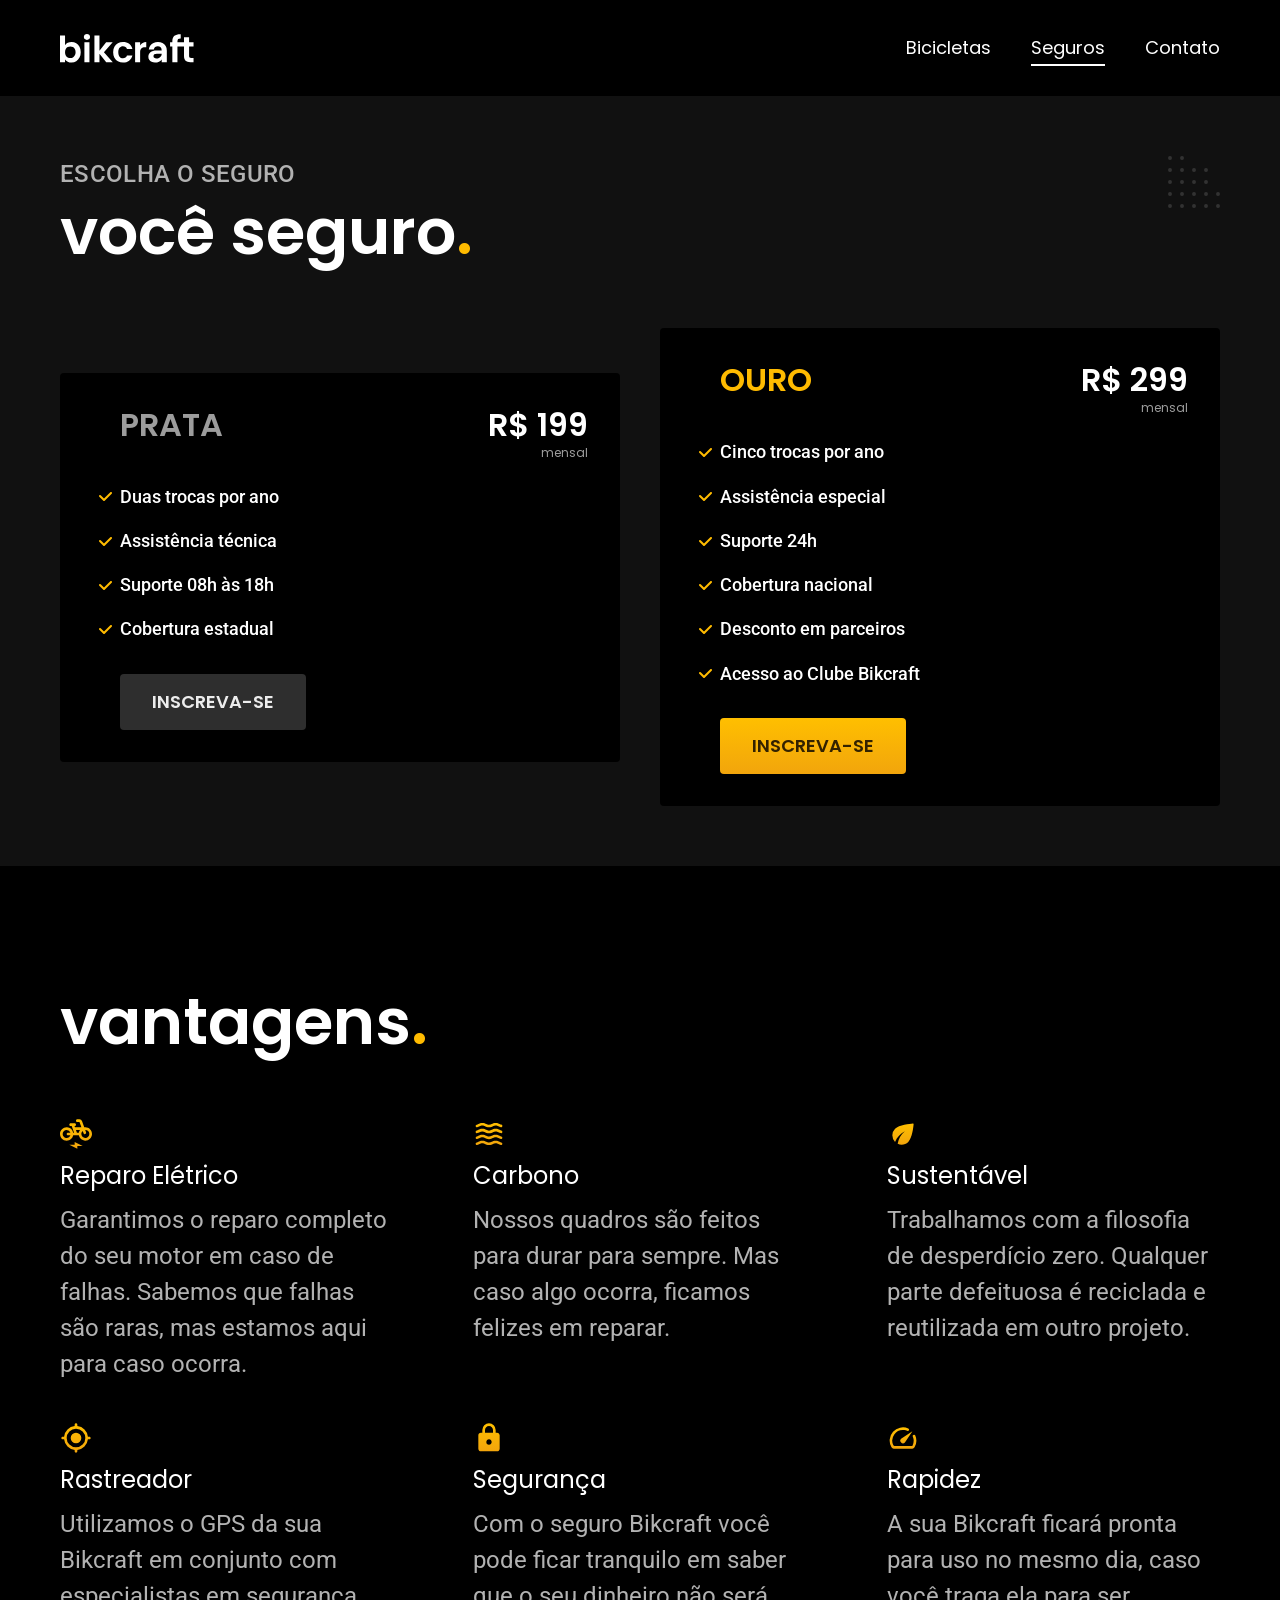
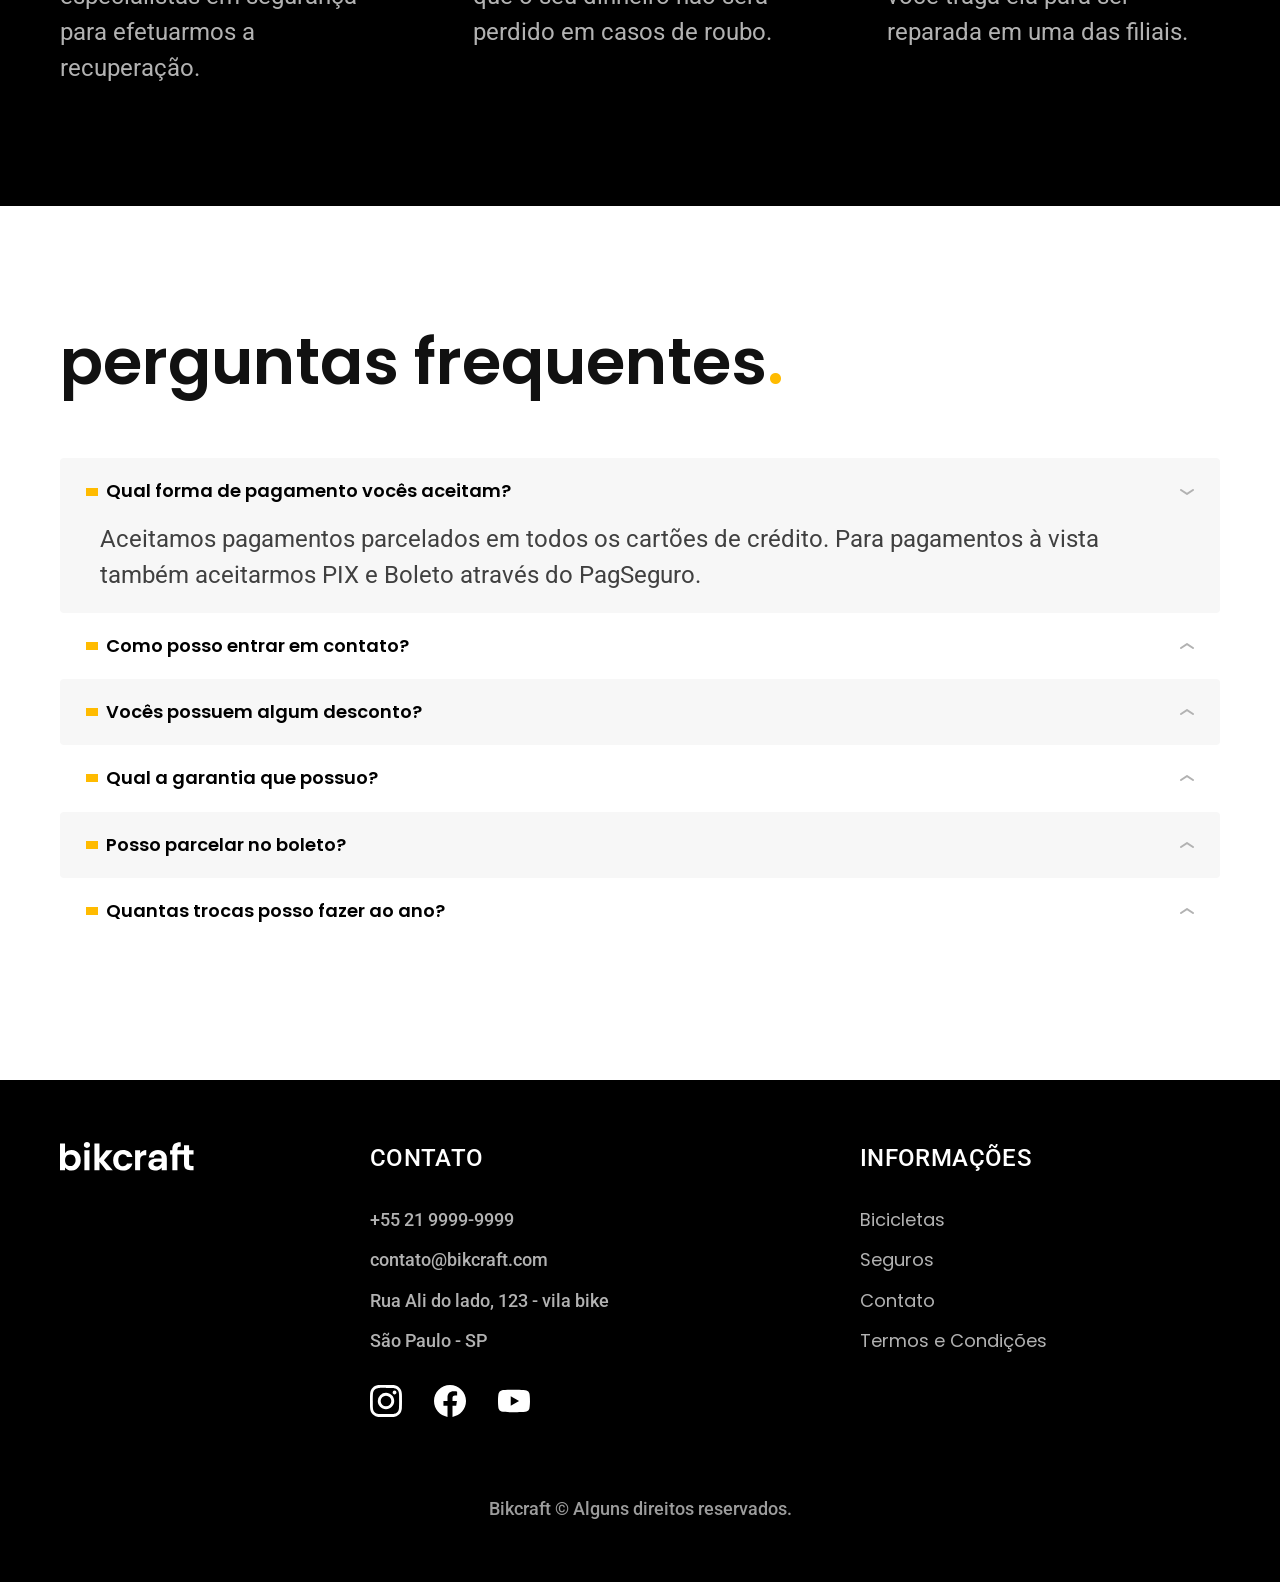
<file: seguros.html>
<!DOCTYPE html>
<html lang="pt-br">

<head>
  <meta charset="UTF-8">
  <meta name="viewport" content="width=device-width, initial-scale=1.0">
  <meta name="description" content="Leia os Termos e Condições da Bikcraft. Aqui você encontra informações sobre uso do site, responsabilidades, direitos do usuário e políticas aplicáveis.">

  <title>Seguros | Bikcraft</title>
  <link rel="icon" href="./favicon.svg" type="image/svg+xml">
  <link rel="preload" href="./css/style.min.css" as="style">
  <link rel="stylesheet" href="./css/style.min.css">

  <link rel="preconnect" href="https://fonts.googleapis.com">
  <link rel="preconnect" href="https://fonts.gstatic.com" crossorigin>
  <link href="https://fonts.googleapis.com/css2?family=Poppins:wght@400;600&family=Roboto:wght@400;500&family=Merriweather:ital,wght@0,900;1,900&display=swap" rel="stylesheet">
  <script>document.documentElement.classList.add('js');</script>
</head>

<body id="seguros">
  <header class="header-bg">
    <div class="header container">
      <a href="./">
        <img src="./img/bikcraft.svg" width="136" height="32" alt="Bikcraft">
      </a>

      <nav aria-label="primaria">
        <ul class="header-menu font-1-m cor-0">
          <li><a href="./bicicletas.html">Bicicletas</a></li>
          <li><a href="./seguros.html">Seguros</a></li>
          <li><a href="./contato.html">Contato</a></li>
        </ul>
      </nav>
    </div>
  </header>

  <main class="seguros-bg">
    <div class="titulo-bg">
      <div class="titulo container">
        <p class="font-2-l-b cor-5">Escolha o seguro</p>
        <h1 class="font-1-xxl cor-0">você seguro<span class="cor-p1">.</span></h1>
      </div>
    </div>

    <div class="seguros container">
      <div class="seguros-item fadeInLeft" data-anime="200">
        <h3 class="font-1-xl cor-6">PRATA</h3>
        <span class="font-1-xl cor-0">R$ 199 <span class="font-1-xs cor-6">mensal</span></span>
        <ul class="font-2-m cor-0">
          <li>Duas trocas por ano</li>
          <li>Assistência técnica</li>
          <li>Suporte 08h às 18h</li>
          <li>Cobertura estadual</li>
        </ul>
        <a class="botao secundario" href="./orcamento.html?tipo=seguro&produto=prata">Inscreva-se</a>
      </div>

      <div class="seguros-item fadeInRight" data-anime="400">
        <h3 class="font-1-xl cor-p1">OURO</h3>
        <span class="font-1-xl cor-0">R$ 299 <span class="font-1-xs cor-6">mensal</span></span>
        <ul class="font-2-m cor-0">
          <li>Cinco trocas por ano</li>
          <li>Assistência especial</li>
          <li>Suporte 24h</li>
          <li>Cobertura nacional</li>
          <li>Desconto em parceiros</li>
          <li>Acesso ao Clube Bikcraft</li>
        </ul>
        <a class="botao" href="./orcamento.html?tipo=seguro&produto=ouro">Inscreva-se</a>
      </div>
    </div>
  </main>

  <article class="vantagens-bg">
    <div class="vantagens container">
      <h2 class="font-1-xxl cor-0">vantagens<span class="cor-p1">.</span></h2>
      <ul>
        <li>
          <img src="./img/icones/eletrica.svg" width="32" height="32" alt="">
          <h3 class="font-1-l cor-0">Reparo Elétrico</h3>
          <p class="font-2-s cor-5">Garantimos o reparo completo do seu motor em caso de falhas. Sabemos que falhas são raras, mas estamos aqui para caso ocorra.</p>
        </li>
        <li>
          <img src="./img/icones/carbono.svg" width="32" height="32" alt="">
          <h3 class="font-1-l cor-0">Carbono</h3>
          <p class="font-2-s cor-5">Nossos quadros são feitos para durar para sempre. Mas caso algo ocorra, ficamos felizes em reparar.</p>
        </li>
        <li>
          <img src="./img/icones/sustentavel.svg" width="32" height="32" alt="">
          <h3 class="font-1-l cor-0">Sustentável</h3>
          <p class="font-2-s cor-5">Trabalhamos com a filosofia de desperdício zero. Qualquer parte defeituosa é reciclada e reutilizada em outro projeto.</p>
        </li>
        <li>
          <img src="./img/icones/rastreador.svg" width="32" height="32" alt="">
          <h3 class="font-1-l cor-0">Rastreador</h3>
          <p class="font-2-s cor-5">Utilizamos o GPS da sua Bikcraft em conjunto com especialistas em segurança para efetuarmos a recuperação.</p>
        </li>
        <li>
          <img src="./img/icones/seguro.svg" width="32" height="32" alt="">
          <h3 class="font-1-l cor-0">Segurança</h3>
          <p class="font-2-s cor-5">Com o seguro Bikcraft você pode ficar tranquilo em saber que o seu dinheiro não será perdido em casos de roubo.</p>
        </li>
        <li>
          <img src="./img/icones/velocidade.svg" width="32" height="32" alt="">
          <h3 class="font-1-l cor-0">Rapidez</h3>
          <p class="font-2-s cor-5">A sua Bikcraft ficará pronta para uso no mesmo dia, caso você traga ela para ser reparada em uma das filiais.</p>
        </li>
      </ul>
    </div>
  </article>

  <article class="perguntas container">
    <h2 class="font-1-xxl">perguntas frequentes<span class="cor-p1">.</span></h2>

    <dl>
      <div>
        <dt><button class="font-1-m-b" aria-controls="pergunta1" aria-expanded="true">Qual forma de pagamento vocês aceitam?</button></dt>
        <dd id="pergunta1" class="font-2-s cor-9 ativa">Aceitamos pagamentos parcelados em todos os cartões de crédito. Para pagamentos à vista também aceitarmos PIX e Boleto através do PagSeguro.</dd>
      </div>

      <div>
        <dt><button class="font-1-m-b" aria-controls="pergunta2" aria-expanded="false">Como posso entrar em contato?</button></dt>
        <dd id="pergunta2" class="font-2-s cor-9">Aceitamos pagamentos parcelados em todos os cartões de crédito. Para pagamentos à vista também aceitarmos PIX e Boleto através do PagSeguro.</dd>
      </div>

      <div>
        <dt><button class="font-1-m-b" aria-controls="pergunta3" aria-expanded="false">Vocês possuem algum desconto?</button></dt>
        <dd id="pergunta3" class="font-2-s cor-9">Aceitamos pagamentos parcelados em todos os cartões de crédito. Para pagamentos à vista também aceitarmos PIX e Boleto através do PagSeguro.</dd>
      </div>

      <div>
        <dt><button class="font-1-m-b" aria-controls="pergunta4" aria-expanded="false">Qual a garantia que possuo?</button></dt>
        <dd id="pergunta4" class="font-2-s cor-9">Aceitamos pagamentos parcelados em todos os cartões de crédito. Para pagamentos à vista também aceitarmos PIX e Boleto através do PagSeguro.</dd>
      </div>

      <div>
        <dt><button class="font-1-m-b" aria-controls="pergunta5" aria-expanded="false">Posso parcelar no boleto?</button></dt>
        <dd id="pergunta5" class="font-2-s cor-9">Aceitamos pagamentos parcelados em todos os cartões de crédito. Para pagamentos à vista também aceitarmos PIX e Boleto através do PagSeguro.</dd>
      </div>

      <div>
        <dt><button class="font-1-m-b" aria-controls="pergunta6" aria-expanded="false">Quantas trocas posso fazer ao ano?</button></dt>
        <dd id="pergunta6" class="font-2-s cor-9">Aceitamos pagamentos parcelados em todos os cartões de crédito. Para pagamentos à vista também aceitarmos PIX e Boleto através do PagSeguro.</dd>
      </div>
    </dl>
  </article>

  <footer class="footer-bg">
    <div class="footer container">
      <img src="./img/bikcraft.svg" width="136" height="32" alt="Bikcraft">
      <div class="footer-contato">
        <h3 class="font-2-l-b cor-0">Contato</h3>
        <ul class="font-2-m cor-5">
          <li><a href="tel:+5521999999999">+55 21 9999-9999</a></li>
          <li><a href="mailto:contato@bikcraft.com">contato@bikcraft.com</a></li>
          <li>Rua Ali do lado, 123 - vila bike</li>
          <li>São Paulo - SP</li>
        </ul>
        <div class="footer-redes">
          <a href="./">
            <img src="./img/redes/instagram.svg" width="32" height="32" alt="Instagram">
          </a>
          <a href="./">
            <img src="./img/redes/facebook.svg" width="32" height="32" alt="Facebook">
          </a>
          <a href="./">
            <img src="./img/redes/youtube.svg" width="32" height="32" alt="Youtube">
          </a>
        </div>
      </div>

      <div class="footer-informacoes">
        <h3 class="font-2-l-b cor-0">Informações</h3>
        <nav>
          <ul class="font-1-m cor-5">
            <li><a href="./bicicletas.html">Bicicletas</a></li>
            <li><a href="./seguros.html">Seguros</a></li>
            <li><a href="./contato.html">Contato</a></li>
            <li><a href="./termos.html">Termos e Condições</a></li>
          </ul>
        </nav>
      </div>

      <p class="footer-copy font-2-m cor-6">Bikcraft © Alguns direitos reservados.</p>
    </div>
  </footer>

  <script src="./js/plugins/simple-anime.js"></script>
  <script src="./js/script.js"></script>
</body>

</html>
</file>
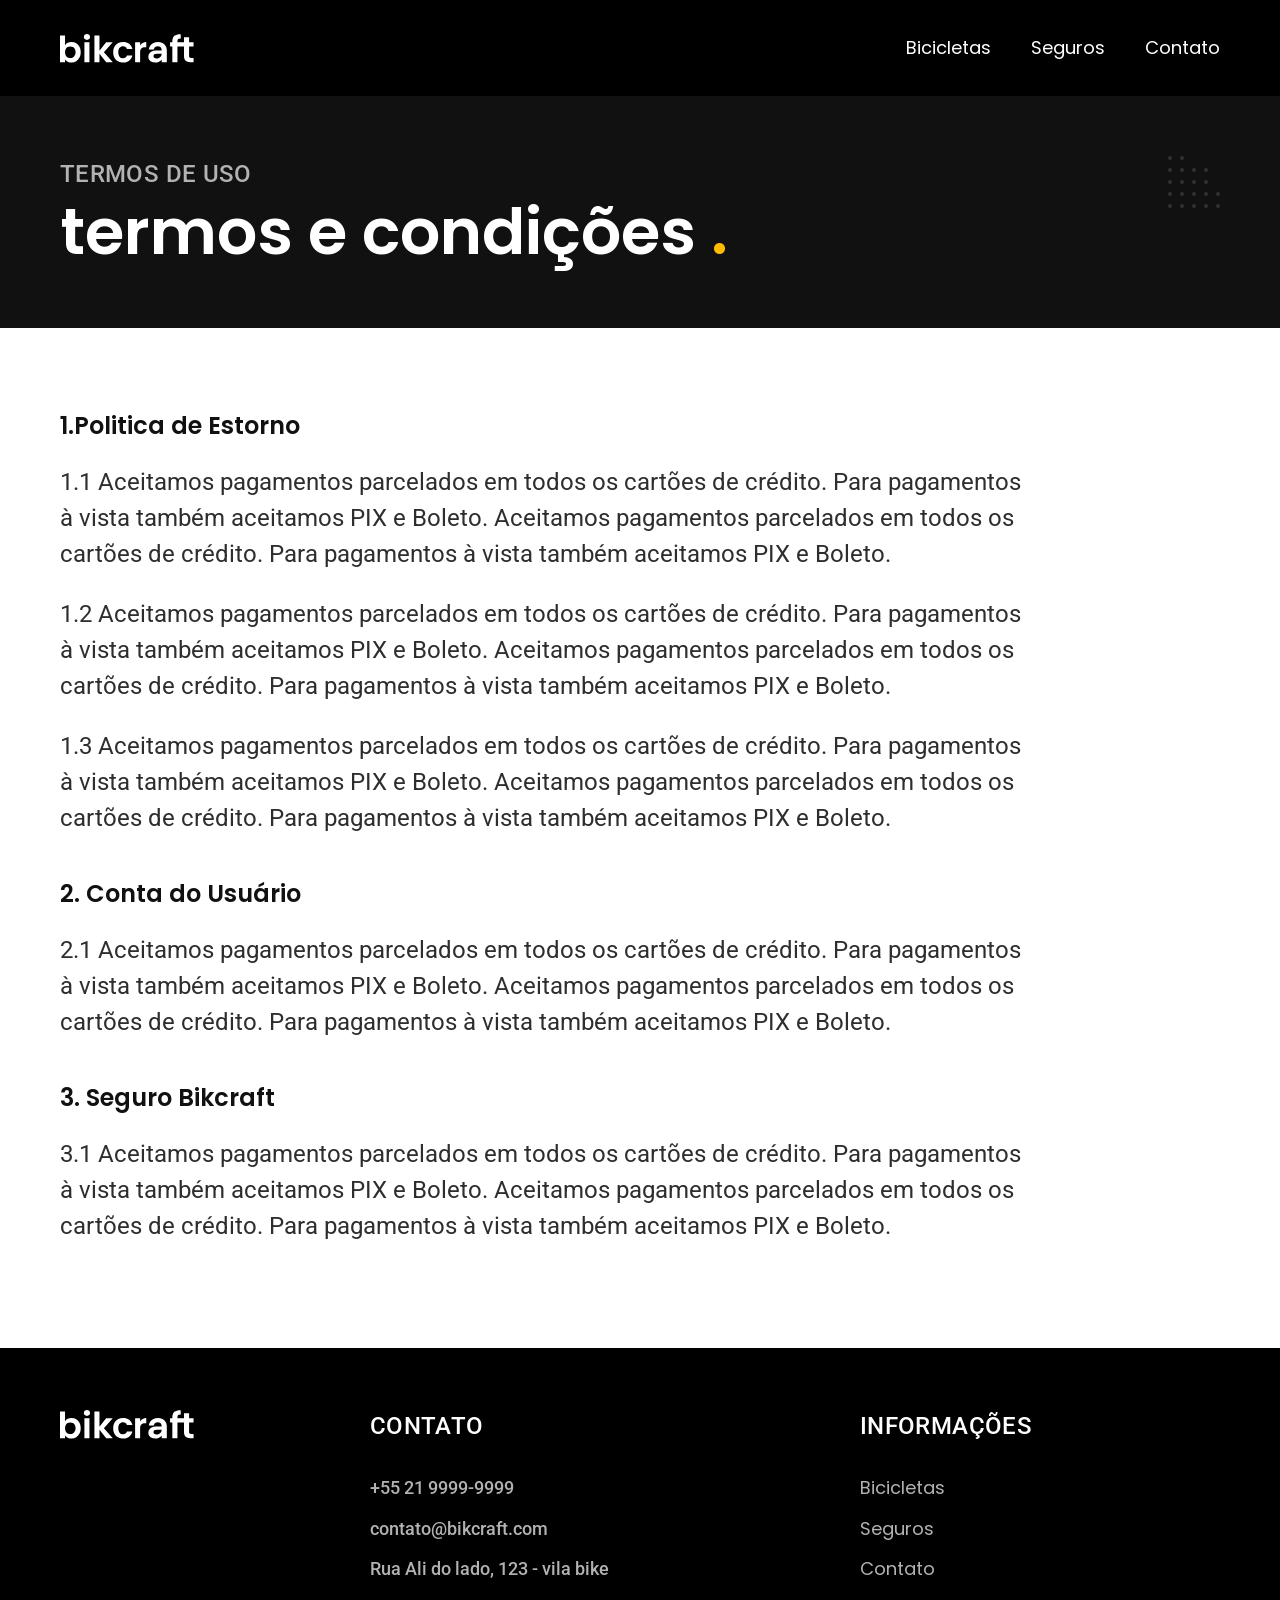
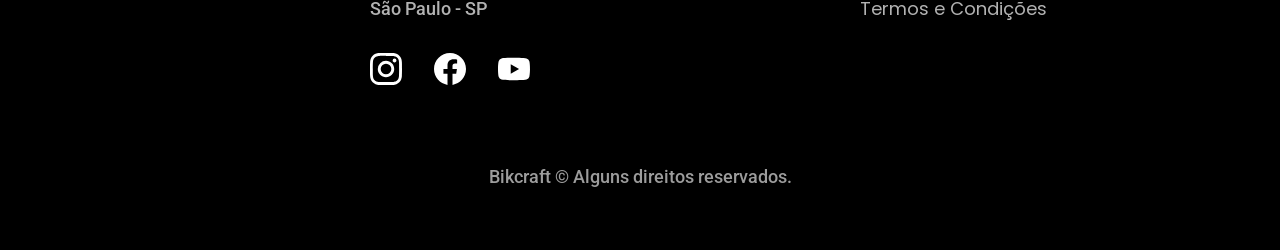
<file: termos.html>
<!DOCTYPE html>
<html lang="pt-br">

<head>
  <meta charset="UTF-8">
  <meta name="viewport" content="width=device-width, initial-scale=1.0">
  <meta name="description" content="Leia os Termos e Condições da Bikcraft. Aqui você encontra informações sobre uso do site, responsabilidades, direitos do usuário e políticas aplicáveis.">

  <title>Termos e Condições | Bikcraft</title>
  <link rel="icon" href="./favicon.svg" type="image/svg+xml">
  <link rel="preload" href="./css/style.min.css" as="style">
  <link rel="stylesheet" href="./css/style.min.css">

  <link rel="preconnect" href="https://fonts.googleapis.com">
  <link rel="preconnect" href="https://fonts.gstatic.com" crossorigin>
  <link href="https://fonts.googleapis.com/css2?family=Poppins:wght@400;600&family=Roboto:wght@400;500&family=Merriweather:ital,wght@0,900;1,900&display=swap" rel="stylesheet">
  <script>document.documentElement.classList.add('js');</script>
</head>

<body id="termos">
  <header class="header-bg">
    <div class="header container">
      <a href="./">
        <img src="./img/bikcraft.svg" width="136" height="32" alt="Bikcraft">
      </a>

      <nav aria-label="primaria">
        <ul class="header-menu font-1-m cor-0">
          <li><a href="./bicicletas.html">Bicicletas</a></li>
          <li><a href="./seguros.html">Seguros</a></li>
          <li><a href="./contato.html">Contato</a></li>
        </ul>
      </nav>
    </div>
  </header>

  <main>
    <div class="titulo-bg">
      <div class="titulo container">
        <p class="font-2-l-b cor-5">Termos de uso</p>
        <h1 class="font-1-xxl cor-0">termos e condições <span class="cor-p1">.</span></h1>
      </div>
    </div>

    <div class="termos font-2-s cor-10 container">
      <h2 class="font-1-l cor-11">1.Politica de Estorno</h2>
      <p>1.1 Aceitamos pagamentos parcelados em todos os cartões de crédito. Para pagamentos à vista também aceitamos PIX e Boleto. Aceitamos pagamentos parcelados em todos os cartões de crédito. Para pagamentos à vista também aceitamos PIX e Boleto.</p>
      <p>1.2 Aceitamos pagamentos parcelados em todos os cartões de crédito. Para pagamentos à vista também aceitamos PIX e Boleto. Aceitamos pagamentos parcelados em todos os cartões de crédito. Para pagamentos à vista também aceitamos PIX e Boleto.</p>
      <p>1.3 Aceitamos pagamentos parcelados em todos os cartões de crédito. Para pagamentos à vista também aceitamos PIX e Boleto. Aceitamos pagamentos parcelados em todos os cartões de crédito. Para pagamentos à vista também aceitamos PIX e Boleto.</p>
      <h2 class="font-1-l cor-11">2. Conta do Usuário</h2>
      <p>2.1 Aceitamos pagamentos parcelados em todos os cartões de crédito. Para pagamentos à vista também aceitamos PIX e Boleto. Aceitamos pagamentos parcelados em todos os cartões de crédito. Para pagamentos à vista também aceitamos PIX e Boleto.</p>
      <h2 class="font-1-l cor-11">3. Seguro Bikcraft</h2>
      <p>3.1 Aceitamos pagamentos parcelados em todos os cartões de crédito. Para pagamentos à vista também aceitamos PIX e Boleto. Aceitamos pagamentos parcelados em todos os cartões de crédito. Para pagamentos à vista também aceitamos PIX e Boleto.</p>
    </div>

  </main>

  <footer class="footer-bg">
    <div class="footer container">
      <img src="./img/bikcraft.svg" width="136" height="32" alt="Bikcraft">
      <div class="footer-contato">
        <h3 class="font-2-l-b cor-0">Contato</h3>
        <ul class="font-2-m cor-5">
          <li><a href="tel:+5521999999999">+55 21 9999-9999</a></li>
          <li><a href="mailto:contato@bikcraft.com">contato@bikcraft.com</a></li>
          <li>Rua Ali do lado, 123 - vila bike</li>
          <li>São Paulo - SP</li>
        </ul>
        <div class="footer-redes">
          <a href="./">
            <img src="./img/redes/instagram.svg" width="32" height="32" alt="Instagram">
          </a>
          <a href="./">
            <img src="./img/redes/facebook.svg" width="32" height="32" alt="Facebook">
          </a>
          <a href="./">
            <img src="./img/redes/youtube.svg" width="32" height="32" alt="Youtube">
          </a>
        </div>
      </div>

      <div class="footer-informacoes">
        <h3 class="font-2-l-b cor-0">Informações</h3>
        <nav>
          <ul class="font-1-m cor-5">
            <li><a href="./bicicletas.html">Bicicletas</a></li>
            <li><a href="./seguros.html">Seguros</a></li>
            <li><a href="./contato.html">Contato</a></li>
            <li><a href="./termos.html">Termos e Condições</a></li>
          </ul>
        </nav>
      </div>

      <p class="footer-copy font-2-m cor-6">Bikcraft © Alguns direitos reservados.</p>
    </div>
  </footer>
  <script src="./js/script.js"></script>
</body>

</html>
</file>
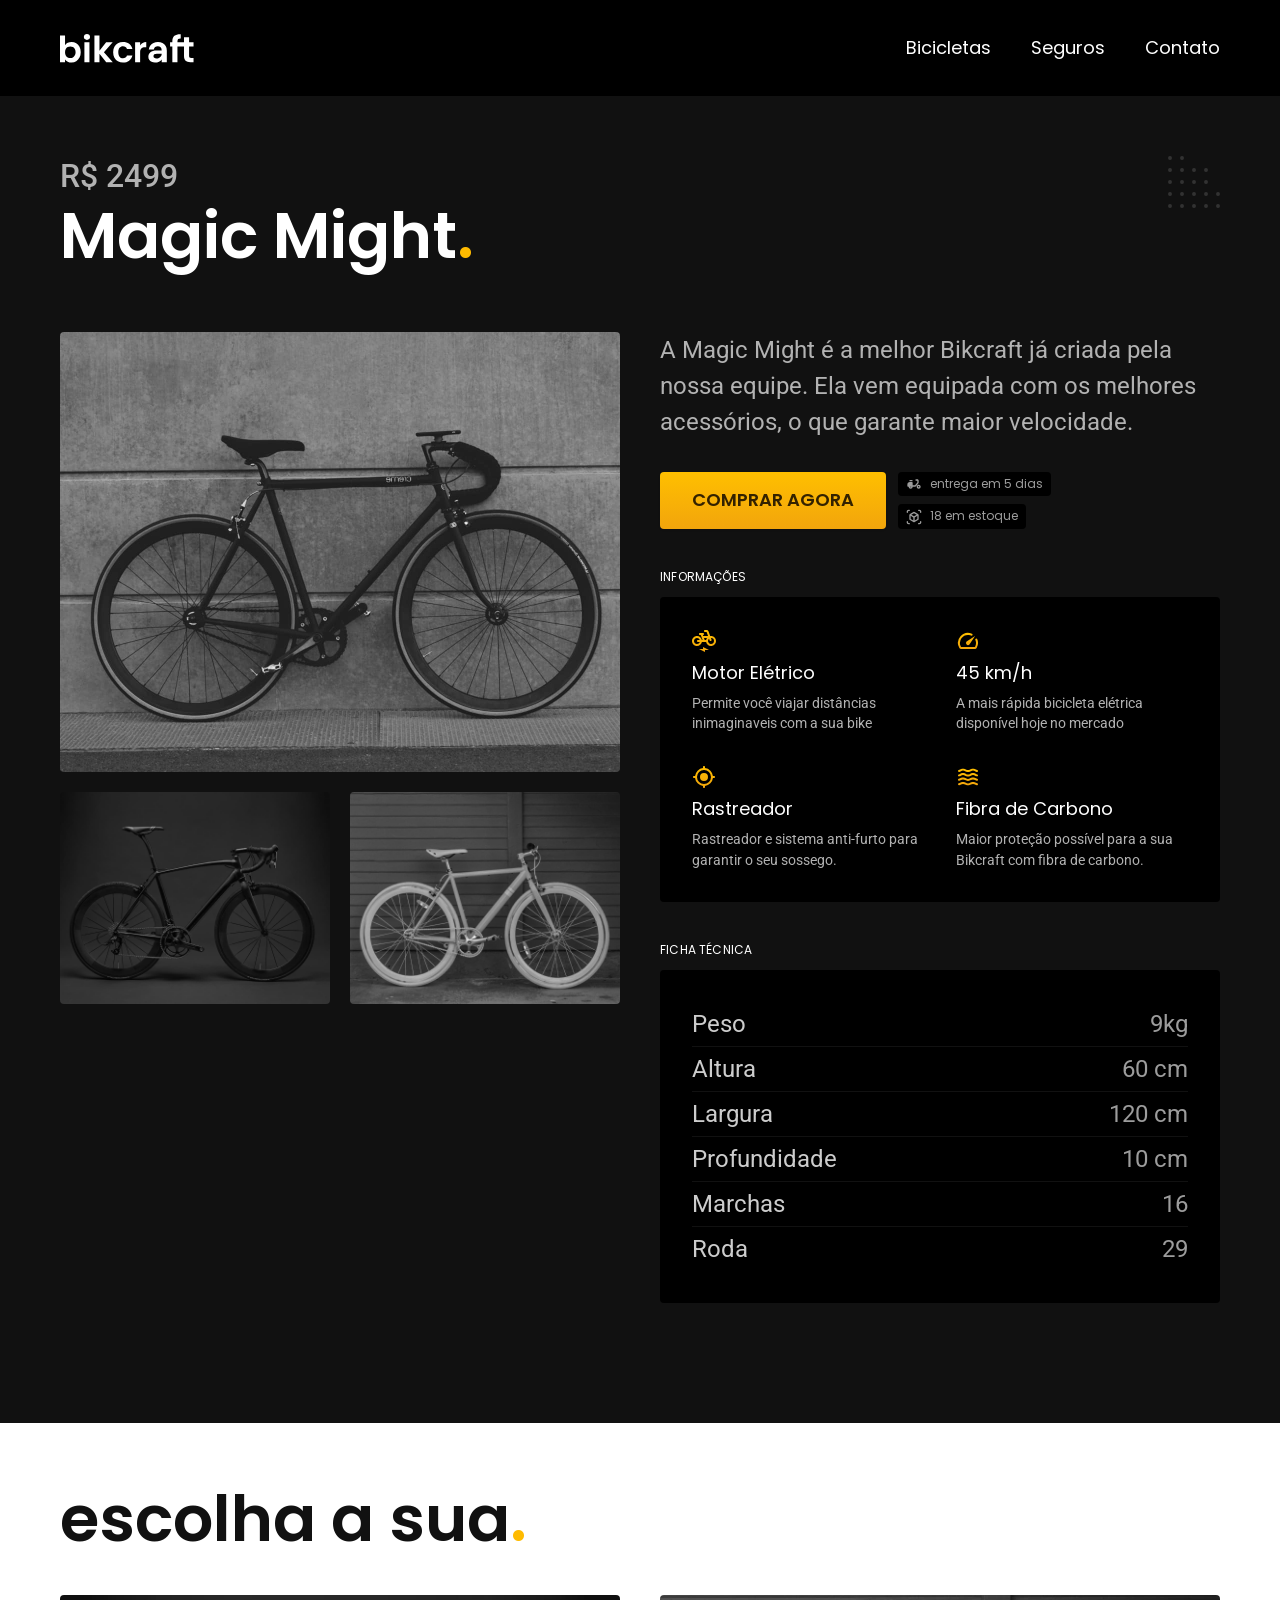
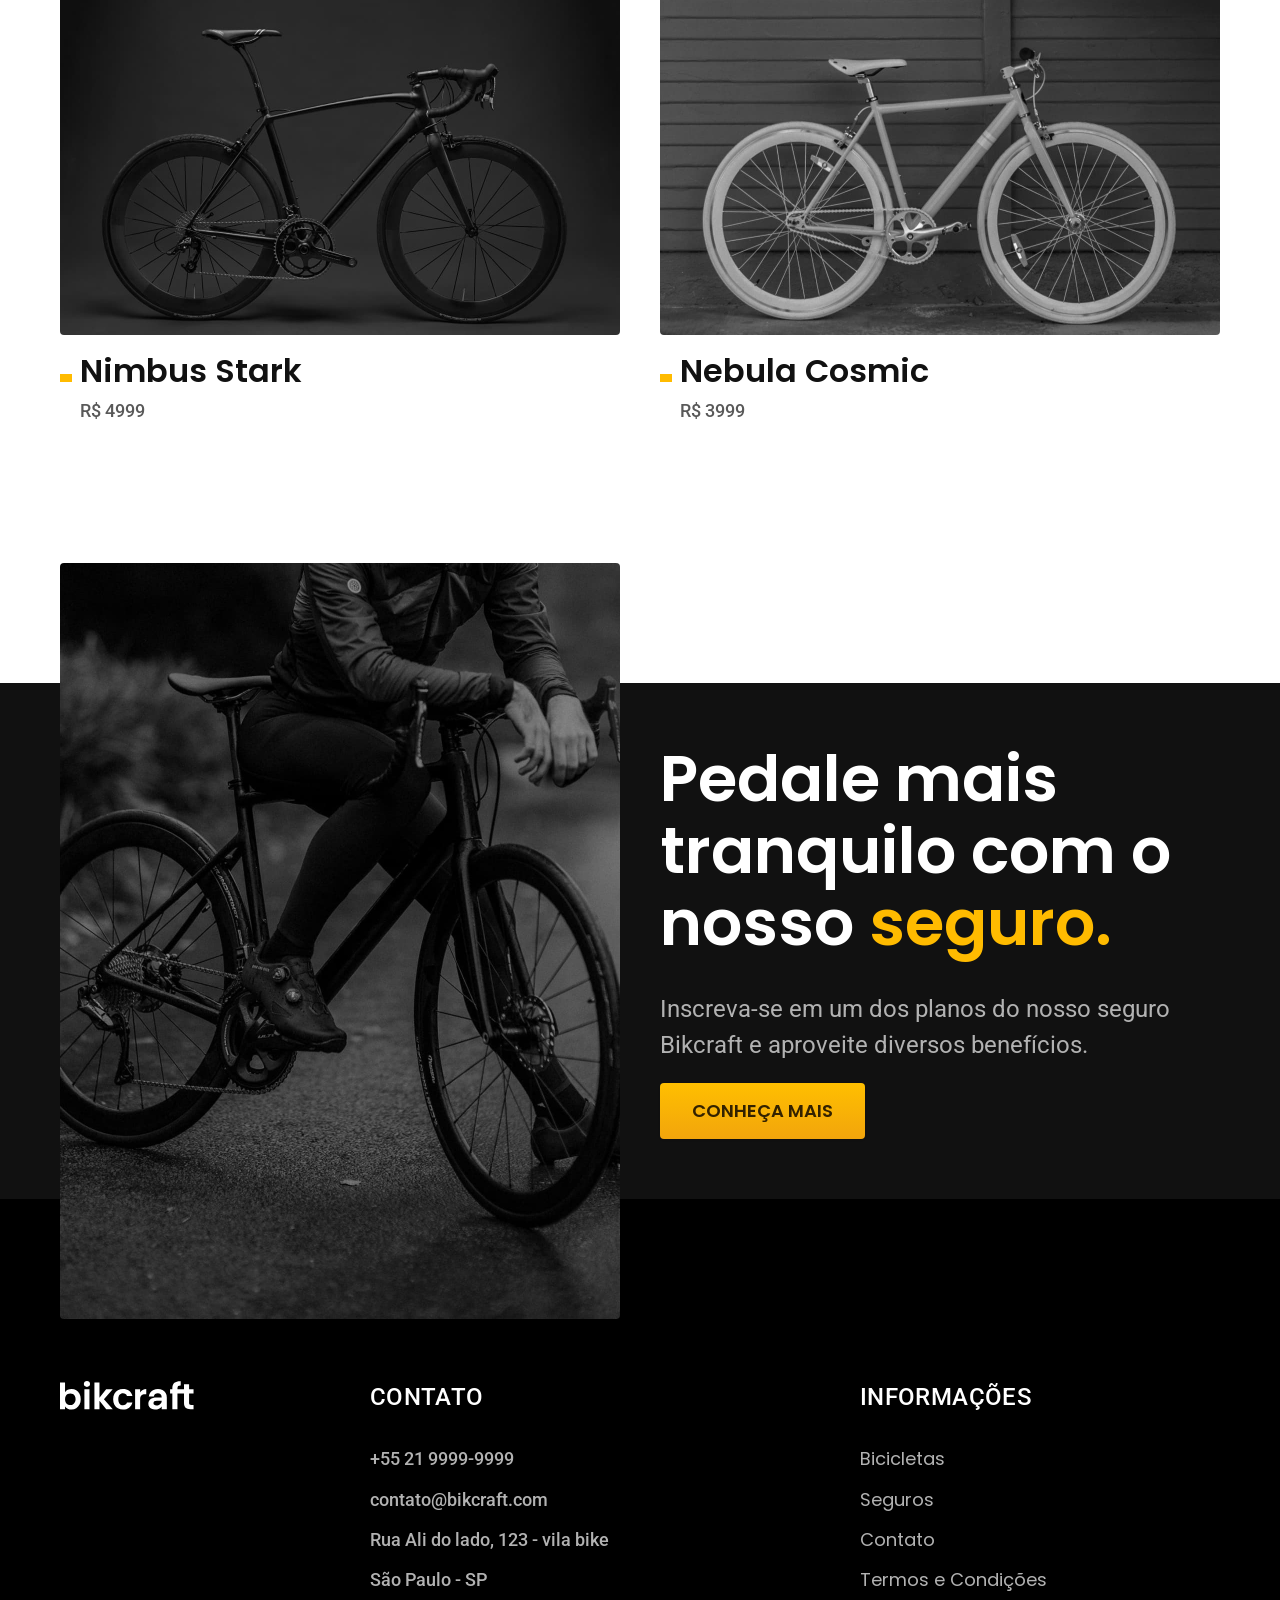
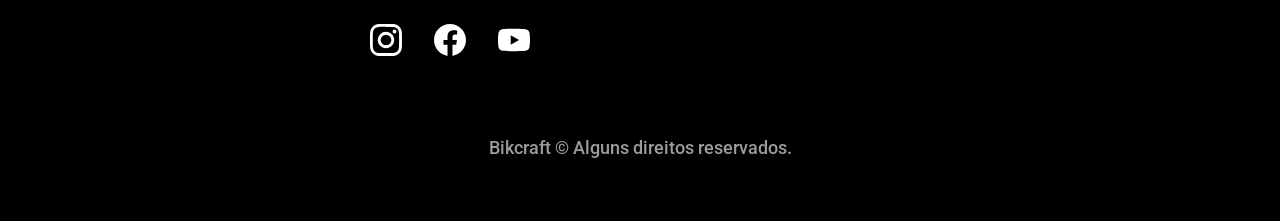
<file: bicicletas/magic.html>
<!DOCTYPE html>
<html lang="pt-br">

<head>
  <meta charset="UTF-8">
  <meta name="viewport" content="width=device-width, initial-scale=1.0">
  <meta name="description" content="Leia os Termos e Condições da Bikcraft. Aqui você encontra informações sobre uso do site, responsabilidades, direitos do usuário e políticas aplicáveis.">

  <title>Magic Might | Bikcraft</title>
  <link rel="icon" href="../favicon.svg" type="image/svg+xml">
  <link rel="stylesheet" href="../css/style.min.css">

  <link rel="preconnect" href="https://fonts.googleapis.com">
  <link rel="preconnect" href="https://fonts.gstatic.com" crossorigin>
  <link href="https://fonts.googleapis.com/css2?family=Poppins:wght@400;600&family=Roboto:wght@400;500&family=Merriweather:ital,wght@0,900;1,900&display=swap" rel="stylesheet">
  <script>document.documentElement.classList.add('js');</script>
</head>

<body id="bicicleta">
  <header class="header-bg">
    <div class="header container">
      <a href="../">
        <img src="../img/bikcraft.svg" width="136" height="32" alt="Bikcraft">
      </a>

      <nav aria-label="primaria">
        <ul class="header-menu font-1-m cor-0">
          <li><a href="../bicicletas.html">Bicicletas</a></li>
          <li><a href="../seguros.html">Seguros</a></li>
          <li><a href="../contato.html">Contato</a></li>
        </ul>
      </nav>
    </div>
  </header>

  <main>
    <div class="titulo-bg">
      <div>
        <div class="titulo container">
          <p class="font-2-xl cor-5">R$ 2499</p>
          <h1 class="font-1-xxl cor-0">Magic Might<span class="cor-p1">.</span></h1>
        </div>
      </div>
      <div class="bicicleta container">
        <div class="bicicleta-imagens">
          <img src="../img/bicicleta/nimbus2.jpg" width="1120" height="880" alt="Bicicleta 1">
          <img src="../img/bicicleta/nimbus1.jpg" width="1120" height="880" alt="Bicicleta 2">
          <img src="../img/bicicleta/nimbus3.jpg" width="1120" height="880" alt="Bicicleta 3">
        </div>
        <div class="bicicleta-conteudo">
          <p class="font-2-l cor-5">A Magic Might é a melhor Bikcraft já criada pela nossa equipe. Ela vem equipada com os melhores acessórios, o que garante maior velocidade.</p>
          <div class="bicicleta-comprar">
            <a href="../orcamento.html?tipo=bikcraft&produto=magic" class="botao">Comprar Agora</a>
            <span class="font-1-xs cor-6"><img src="../img/icones/entrega.svg" width="16" height="16" alt=""> entrega em 5 dias</span>
            <span class="font-1-xs cor-6"><img src="../img/icones/estoque.svg" width="16" height="16" alt=""> 18 em estoque</span>
          </div>

          <h2 class="font-1-xs cor-0">Informações</h2>
          <ul class="bicicleta-informacoes">
            <li>
              <img src="../img/icones/eletrica.svg" width="32" height="32" alt="">
              <h3 class="font-1-m cor-0">Motor Elétrico</h3>
              <p class="font-2-xs cor-5">Permite você viajar distâncias inimaginaveis com a sua bike</p>
            </li>
            <li>
              <img src="../img/icones/velocidade.svg" width="32" height="32" alt="">
              <h3 class="font-1-m cor-0">45 km/h</h3>
              <p class="font-2-xs cor-5">A mais rápida bicicleta elétrica disponível hoje no mercado</p>
            </li>
            <li>
              <img src="../img/icones/rastreador.svg" width="32" height="32" alt="">
              <h3 class="font-1-m cor-0">Rastreador</h3>
              <p class="font-2-xs cor-5">Rastreador e sistema anti-furto para garantir o seu sossego.</p>
            </li>
            <li>
              <img src="../img/icones/carbono.svg" width="32" height="32" alt="">
              <h3 class="font-1-m cor-0">Fibra de Carbono</h3>
              <p class="font-2-xs cor-5">Maior proteção possível para a sua Bikcraft com fibra de carbono.</p>
            </li>
          </ul>
          <h2 class="font-1-xs cor-0">Ficha Técnica</h2>
          <ul class="bicicleta-ficha font-2-s cor-4">
            <li>Peso <span>9kg</span></li>
            <li>Altura <span>60 cm</span></li>
            <li>Largura <span>120 cm</span></li>
            <li>Profundidade <span>10 cm</span></li>
            <li>Marchas <span>16</span></li>
            <li>Roda <span>29</span></li>
          </ul>
        </div>
      </div>
    </div>
  </main>

  <article class="bicicletas-lista container">
    <h2 class="font-1-xxl">escolha a sua<span class="cor-p1">.</span></h2>

    <ul>
      <li>
        <a href="./nimbus.html">
          <img src="../img/bicicletas/nimbus.jpg" alt="Bicicleta preta">
          <h3 class="font-1-xl">Nimbus Stark</h3>
          <span class="font-2-m cor-8">R$ 4999</span>
        </a>
      </li>

      <li>
        <a href="./nebula.html">
          <img src="../img/bicicletas/nebula.jpg" width="1120" height="680" alt="Bicicleta preta">
          <h3 class="font-1-xl">Nebula Cosmic</h3>
          <span class="font-2-m cor-8">R$ 3999</span>
        </a>
      </li>
    </ul>
  </article>

  <article class="seguro-bg">
    <div class="seguro container">
      <div class="seguro-imagem">
        <img src="../img/fotos/seguros.jpg" width="1360" height="1512" alt="Pessoa parada em cima de uma bicicleta">
      </div>
      <div class="seguro-conteudo">
        <h2 class="font-1-xxl cor-0">Pedale mais tranquilo com o nosso <span class="cor-p1">seguro.</span></h2>
        <p class="font-2-l cor-5">Inscreva-se em um dos planos do nosso seguro Bikcraft e aproveite diversos benefícios.</p>
        <a class="botao" href="../seguros.html">Conheça Mais</a>
      </div>
    </div>
  </article>

  <footer class="footer-bg">
    <div class="footer container">
      <img src="../img/bikcraft.svg" width="136" height="32" alt="Bikcraft">
      <div class="footer-contato">
        <h3 class="font-2-l-b cor-0">Contato</h3>
        <ul class="font-2-m cor-5">
          <li><a href="tel:+5521999999999">+55 21 9999-9999</a></li>
          <li><a href="mailto:contato@bikcraft.com">contato@bikcraft.com</a></li>
          <li>Rua Ali do lado, 123 - vila bike</li>
          <li>São Paulo - SP</li>
        </ul>
        <div class="footer-redes">
          <a href="../">
            <img src="../img/redes/instagram.svg" width="32" height="32" alt="Instagram">
          </a>
          <a href="../">
            <img src="../img/redes/facebook.svg" width="32" height="32" alt="Facebook">
          </a>
          <a href="../">
            <img src="../img/redes/youtube.svg" width="32" height="32" alt="Youtube">
          </a>
        </div>
      </div>

      <div class="footer-informacoes">
        <h3 class="font-2-l-b cor-0">Informações</h3>
        <nav>
          <ul class="font-1-m cor-5">
            <li><a href="../bicicletas.html">Bicicletas</a></li>
            <li><a href="../seguros.html">Seguros</a></li>
            <li><a href="../contato.html">Contato</a></li>
            <li><a href="../termos.html">Termos e Condições</a></li>
          </ul>
        </nav>
      </div>

      <p class="footer-copy font-2-m cor-6">Bikcraft © Alguns direitos reservados.</p>
    </div>
  </footer>
  <script src="../js/script.js"></script>
</body>

</html>
</file>
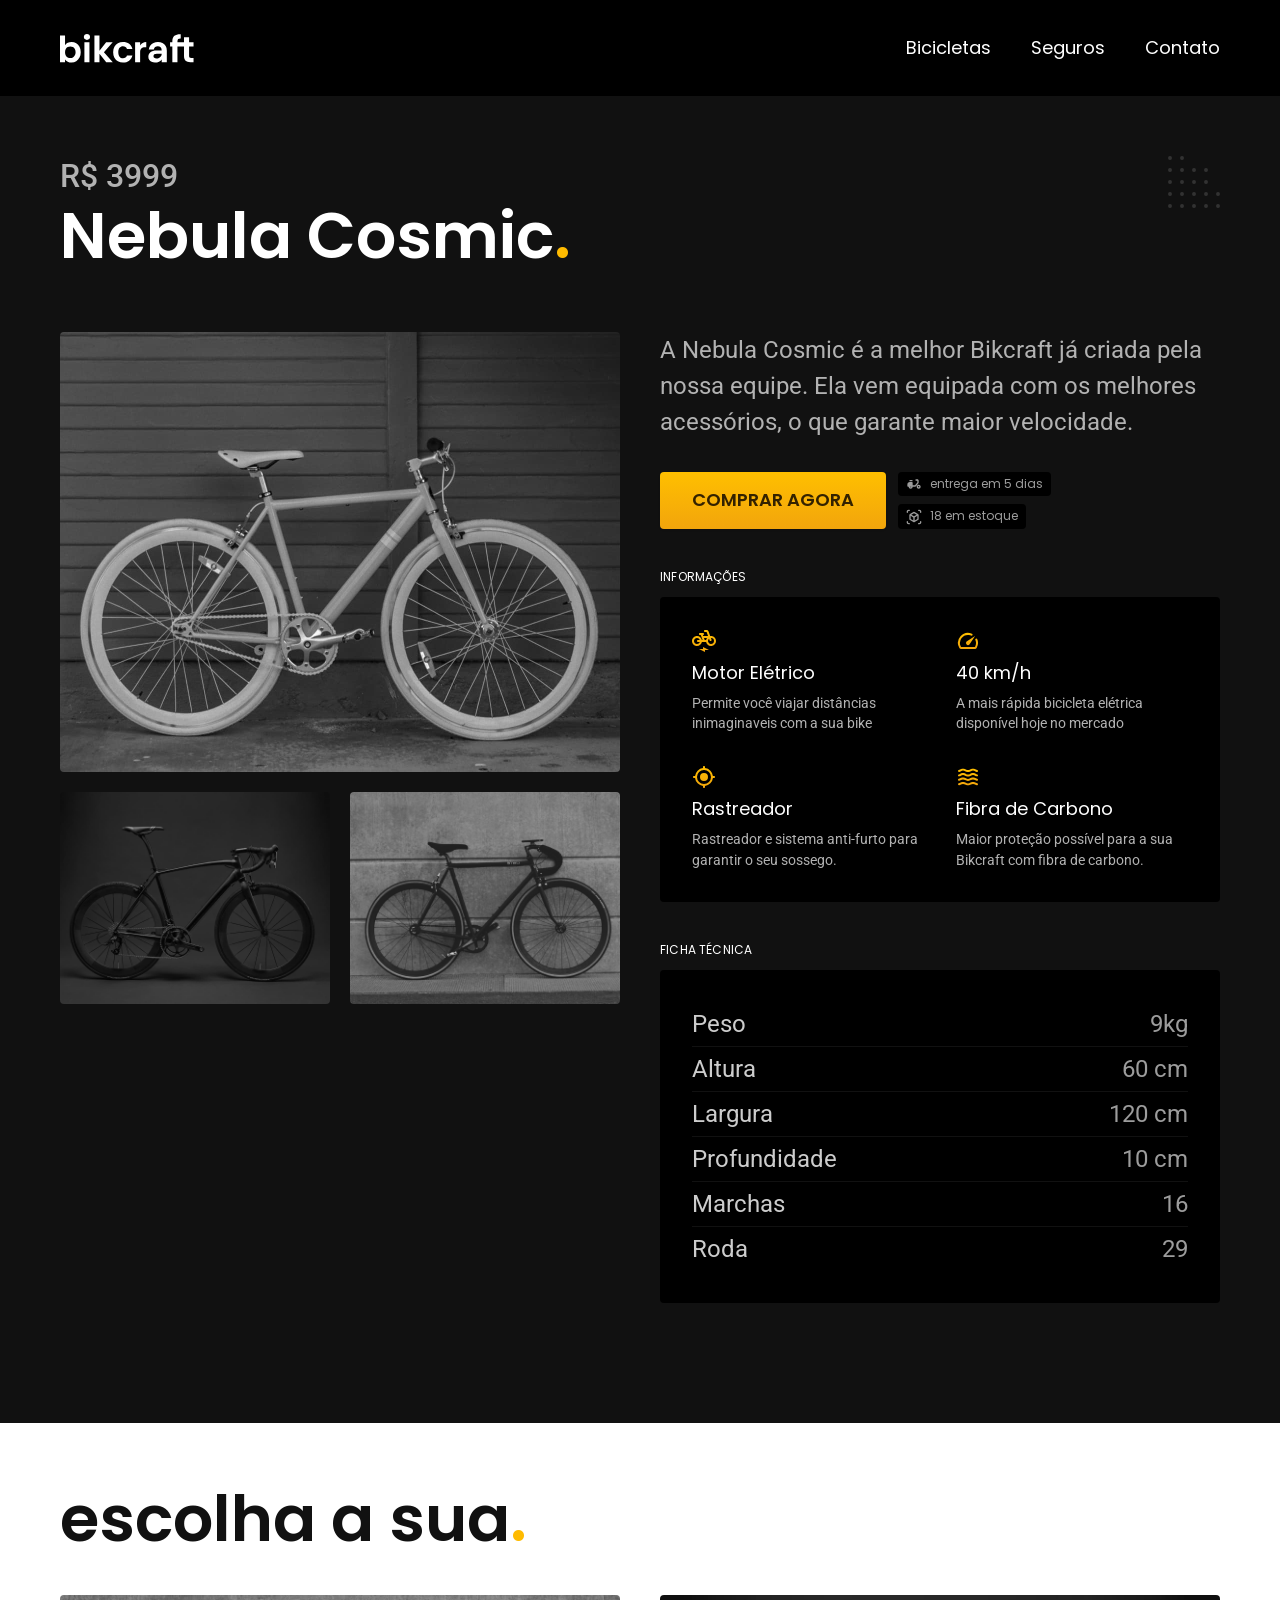
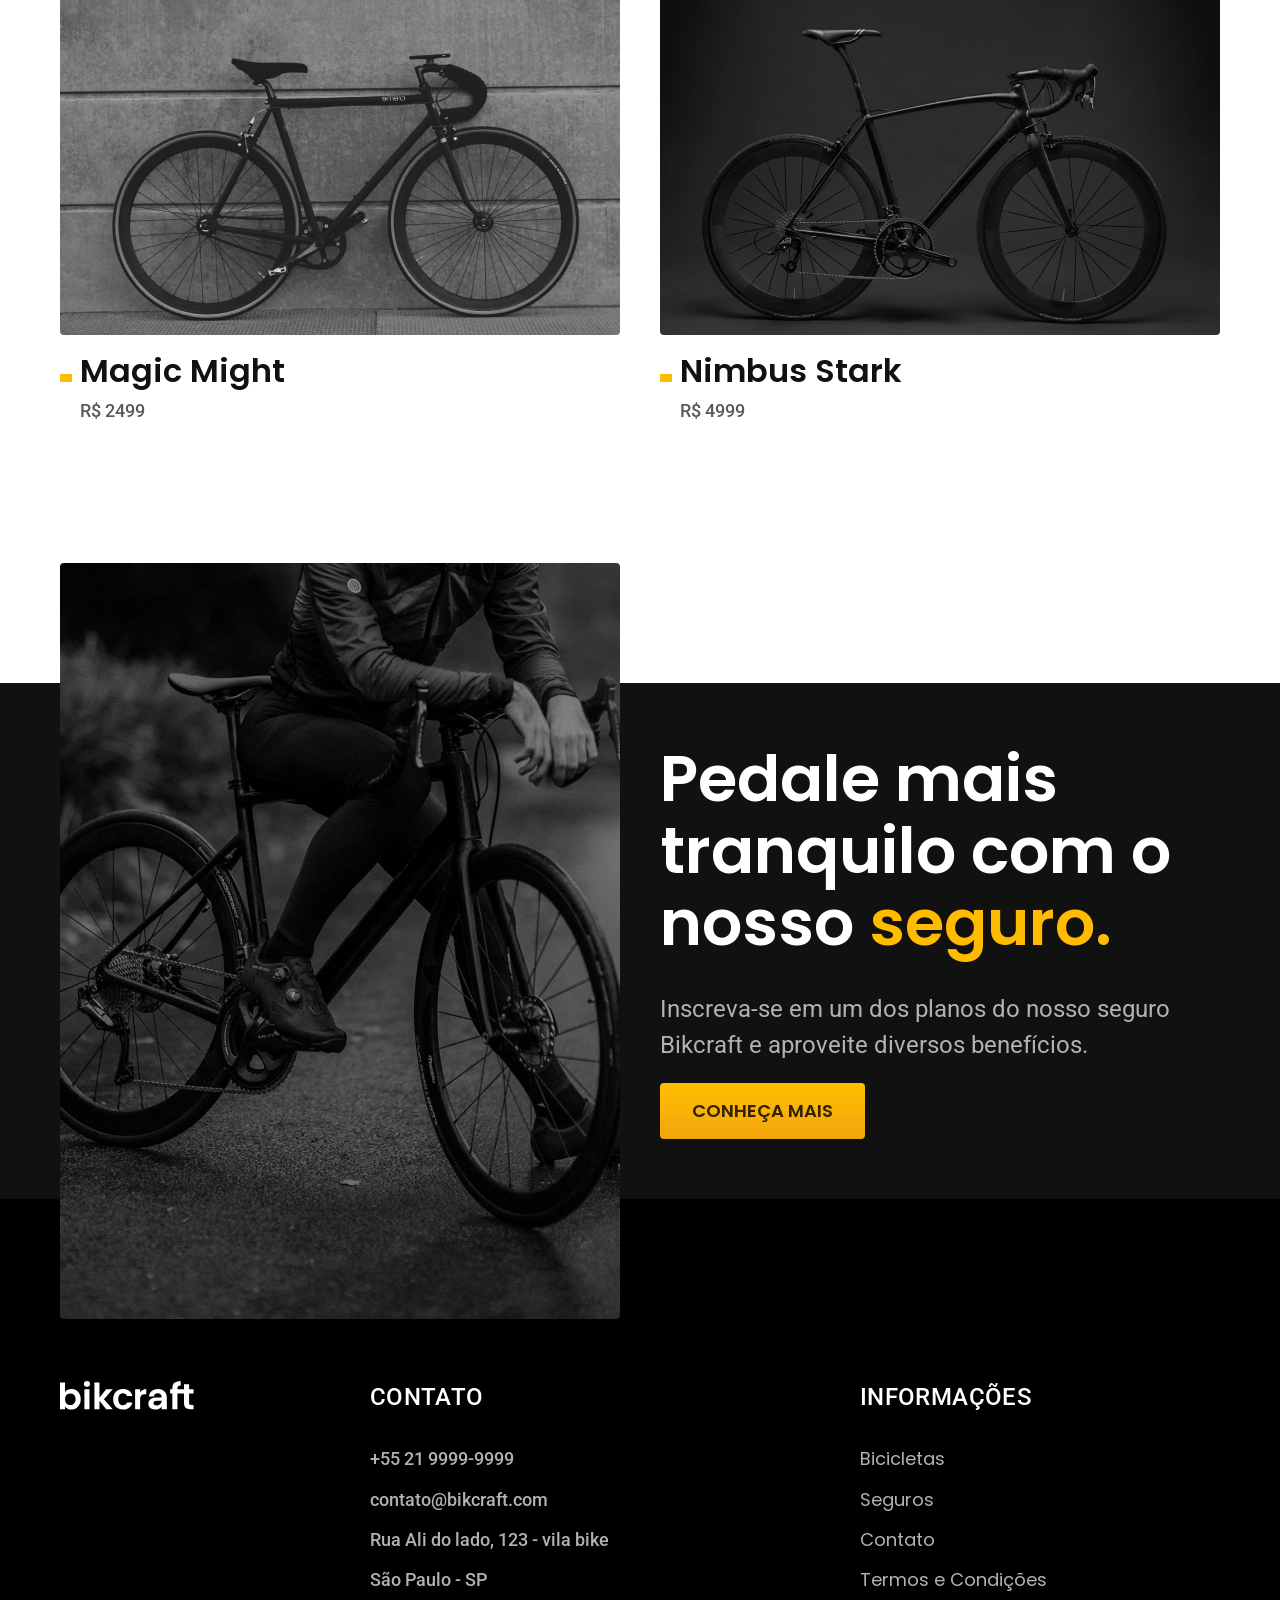
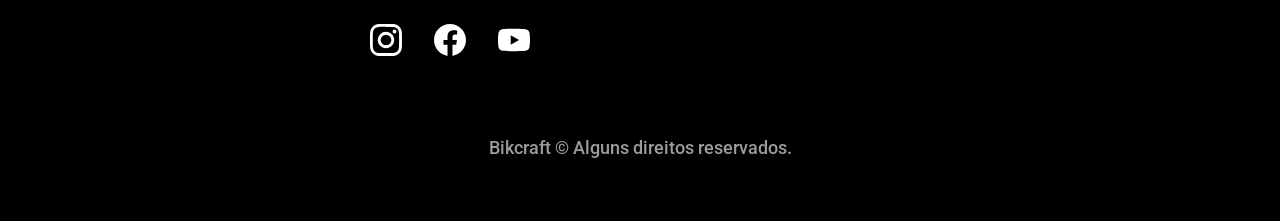
<file: bicicletas/nebula.html>
<!DOCTYPE html>
<html lang="pt-br">

<head>
  <meta charset="UTF-8">
  <meta name="viewport" content="width=device-width, initial-scale=1.0">
  <meta name="description" content="Leia os Termos e Condições da Bikcraft. Aqui você encontra informações sobre uso do site, responsabilidades, direitos do usuário e políticas aplicáveis.">

  <title>Nebula Cosmic | Bikcraft</title>
  <link rel="icon" href="../favicon.svg" type="image/svg+xml">
  <link rel="stylesheet" href="../css/style.min.css">

  <link rel="preconnect" href="https://fonts.googleapis.com">
  <link rel="preconnect" href="https://fonts.gstatic.com" crossorigin>
  <link href="https://fonts.googleapis.com/css2?family=Poppins:wght@400;600&family=Roboto:wght@400;500&family=Merriweather:ital,wght@0,900;1,900&display=swap" rel="stylesheet">
  <script>document.documentElement.classList.add('js');</script>
</head>

<body id="bicicleta">
  <header class="header-bg">
    <div class="header container">
      <a href="../">
        <img src="../img/bikcraft.svg" width="136" height="32" alt="Bikcraft">
      </a>

      <nav aria-label="primaria">
        <ul class="header-menu font-1-m cor-0">
          <li><a href="../bicicletas.html">Bicicletas</a></li>
          <li><a href="../seguros.html">Seguros</a></li>
          <li><a href="../contato.html">Contato</a></li>
        </ul>
      </nav>
    </div>
  </header>

  <main>
    <div class="titulo-bg">
      <div>
        <div class="titulo container">
          <p class="font-2-xl cor-5">R$ 3999</p>
          <h1 class="font-1-xxl cor-0">Nebula Cosmic<span class="cor-p1">.</span></h1>
        </div>
      </div>
      <div class="bicicleta container">
        <div class="bicicleta-imagens">
          <img src="../img/bicicleta/nimbus3.jpg" width="1120" height="880" alt="Bicicleta 1">
          <img src="../img/bicicleta/nimbus1.jpg" width="1120" height="880" alt="Bicicleta 2">
          <img src="../img/bicicleta/nimbus2.jpg" width="1120" height="880" alt="Bicicleta 3">
        </div>
        <div class="bicicleta-conteudo">
          <p class="font-2-l cor-5">A Nebula Cosmic é a melhor Bikcraft já criada pela nossa equipe. Ela vem equipada com os melhores acessórios, o que garante maior velocidade.</p>
          <div class="bicicleta-comprar">
            <a href="../orcamento.html?tipo=bikcraft&produto=nebula" class="botao">Comprar Agora</a>
            <span class="font-1-xs cor-6"><img src="../img/icones/entrega.svg" width="16" height="16" alt=""> entrega em 5 dias</span>
            <span class="font-1-xs cor-6"><img src="../img/icones/estoque.svg" width="16" height="16" alt=""> 18 em estoque</span>
          </div>

          <h2 class="font-1-xs cor-0">Informações</h2>
          <ul class="bicicleta-informacoes">
            <li>
              <img src="../img/icones/eletrica.svg" width="32" height="32" alt="">
              <h3 class="font-1-m cor-0">Motor Elétrico</h3>
              <p class="font-2-xs cor-5">Permite você viajar distâncias inimaginaveis com a sua bike</p>
            </li>
            <li>
              <img src="../img/icones/velocidade.svg" width="32" height="32" alt="">
              <h3 class="font-1-m cor-0">40 km/h</h3>
              <p class="font-2-xs cor-5">A mais rápida bicicleta elétrica disponível hoje no mercado</p>
            </li>
            <li>
              <img src="../img/icones/rastreador.svg" width="32" height="32" alt="">
              <h3 class="font-1-m cor-0">Rastreador</h3>
              <p class="font-2-xs cor-5">Rastreador e sistema anti-furto para garantir o seu sossego.</p>
            </li>
            <li>
              <img src="../img/icones/carbono.svg" width="32" height="32" alt="">
              <h3 class="font-1-m cor-0">Fibra de Carbono</h3>
              <p class="font-2-xs cor-5">Maior proteção possível para a sua Bikcraft com fibra de carbono.</p>
            </li>
          </ul>
          <h2 class="font-1-xs cor-0">Ficha Técnica</h2>
          <ul class="bicicleta-ficha font-2-s cor-4">
            <li>Peso <span>9kg</span></li>
            <li>Altura <span>60 cm</span></li>
            <li>Largura <span>120 cm</span></li>
            <li>Profundidade <span>10 cm</span></li>
            <li>Marchas <span>16</span></li>
            <li>Roda <span>29</span></li>
          </ul>
        </div>
      </div>
    </div>
  </main>

  <article class="bicicletas-lista container">
    <h2 class="font-1-xxl">escolha a sua<span class="cor-p1">.</span></h2>

    <ul>
      <li>
        <a href="./magic.html">
          <img src="../img/bicicletas/magic.jpg" width="1120" height="680" alt="Bicicleta preta">
          <h3 class="font-1-xl">Magic Might</h3>
          <span class="font-2-m cor-8">R$ 2499</span>
        </a>
      </li>

      <li>
        <a href="./nimbus.html">
          <img src="../img/bicicletas/nimbus.jpg" width="1120" height="680" alt="Bicicleta preta">
          <h3 class="font-1-xl">Nimbus Stark</h3>
          <span class="font-2-m cor-8">R$ 4999</span>
        </a>
      </li>
    </ul>
  </article>

  <article class="seguro-bg">
    <div class="seguro container">
      <div class="seguro-imagem">
        <img src="../img/fotos/seguros.jpg" width="1360" height="1512" alt="Pessoa parada em cima de uma bicicleta">
      </div>
      <div class="seguro-conteudo">
        <h2 class="font-1-xxl cor-0">Pedale mais tranquilo com o nosso <span class="cor-p1">seguro.</span></h2>
        <p class="font-2-l cor-5">Inscreva-se em um dos planos do nosso seguro Bikcraft e aproveite diversos benefícios.</p>
        <a class="botao" href="../seguros.html">Conheça Mais</a>
      </div>
    </div>
  </article>

  <footer class="footer-bg">
    <div class="footer container">
      <img src="../img/bikcraft.svg" width="136" height="32" alt="Bikcraft">
      <div class="footer-contato">
        <h3 class="font-2-l-b cor-0">Contato</h3>
        <ul class="font-2-m cor-5">
          <li><a href="tel:+5521999999999">+55 21 9999-9999</a></li>
          <li><a href="mailto:contato@bikcraft.com">contato@bikcraft.com</a></li>
          <li>Rua Ali do lado, 123 - vila bike</li>
          <li>São Paulo - SP</li>
        </ul>
        <div class="footer-redes">
          <a href="../">
            <img src="../img/redes/instagram.svg" width="32" height="32" alt="Instagram">
          </a>
          <a href="../">
            <img src="../img/redes/facebook.svg" width="32" height="32" alt="Facebook">
          </a>
          <a href="../">
            <img src="../img/redes/youtube.svg" width="32" height="32" alt="Youtube">
          </a>
        </div>
      </div>

      <div class="footer-informacoes">
        <h3 class="font-2-l-b cor-0">Informações</h3>
        <nav>
          <ul class="font-1-m cor-5">
            <li><a href="../bicicletas.html">Bicicletas</a></li>
            <li><a href="../seguros.html">Seguros</a></li>
            <li><a href="../contato.html">Contato</a></li>
            <li><a href="../termos.html">Termos e Condições</a></li>
          </ul>
        </nav>
      </div>

      <p class="footer-copy font-2-m cor-6">Bikcraft © Alguns direitos reservados.</p>
    </div>
  </footer>
  <script src="../js/script.js"></script>
</body>

</html>
</file>
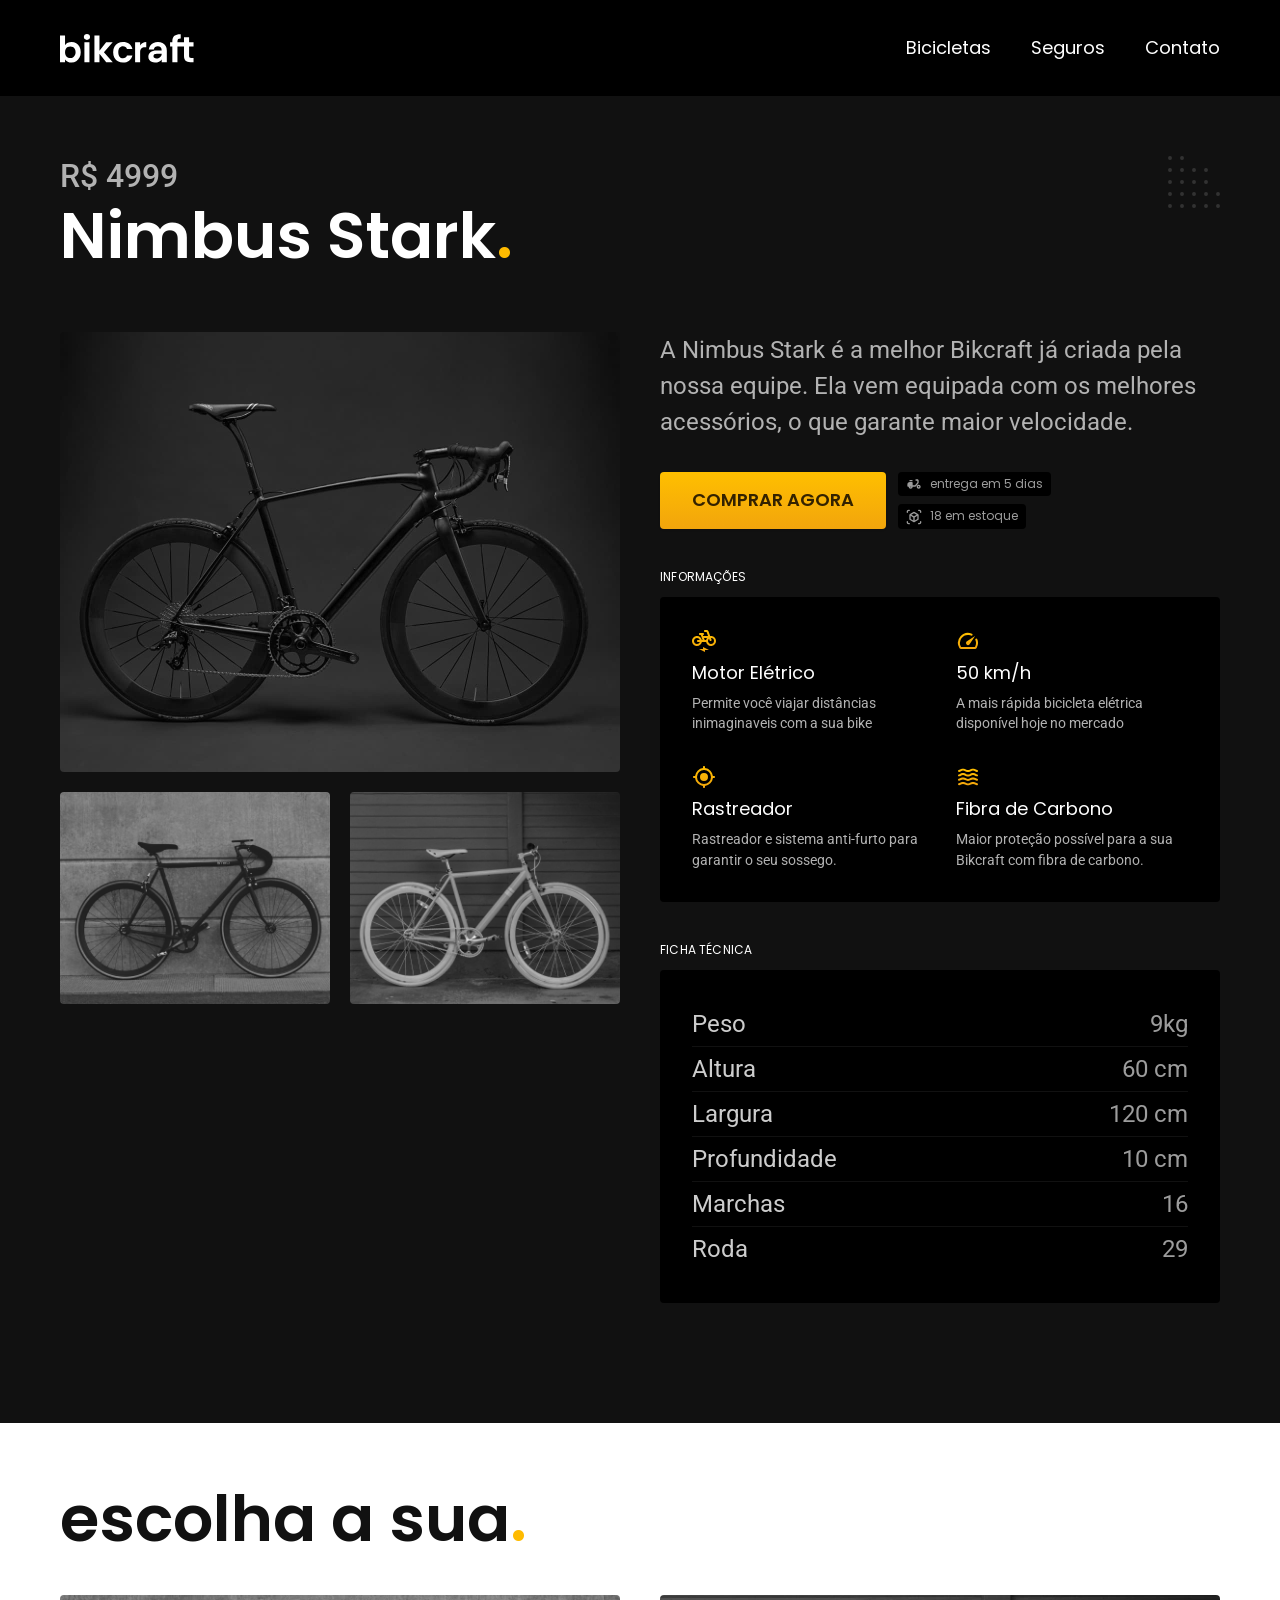
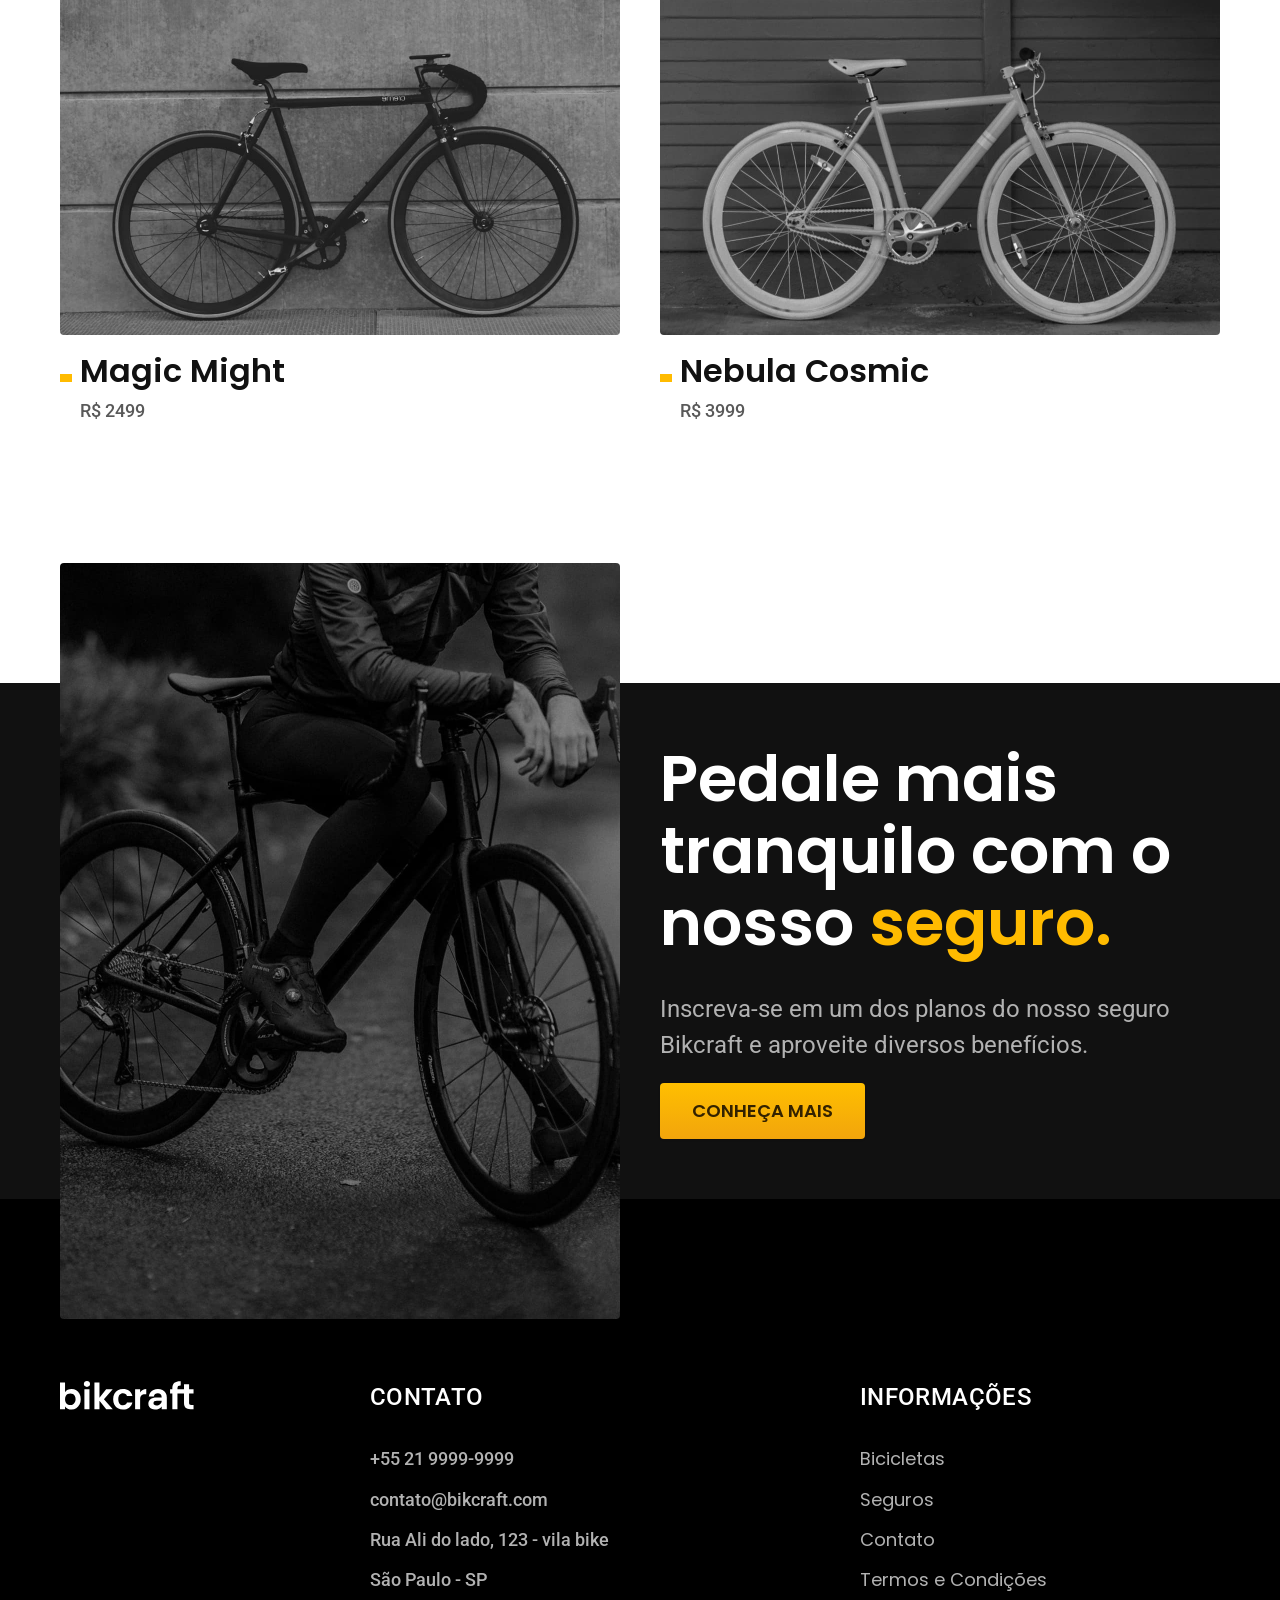
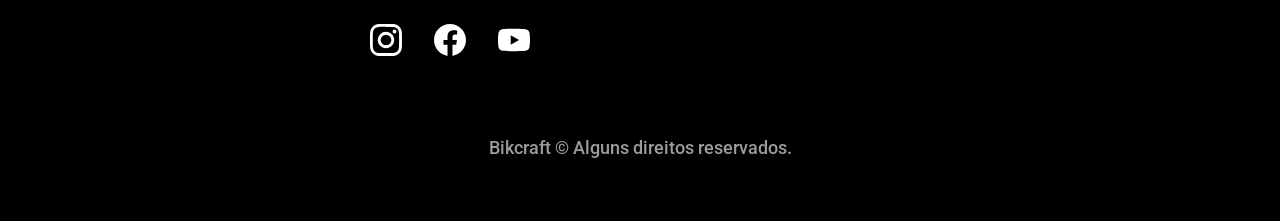
<file: bicicletas/nimbus.html>
<!DOCTYPE html>
<html lang="pt-br">

<head>
  <meta charset="UTF-8">
  <meta name="viewport" content="width=device-width, initial-scale=1.0">
  <meta name="description" content="Leia os Termos e Condições da Bikcraft. Aqui você encontra informações sobre uso do site, responsabilidades, direitos do usuário e políticas aplicáveis.">

  <title>Nimbus Stark | Bikcraft</title>
  <link rel="icon" href="../favicon.svg" type="image/svg+xml">
  <link rel="stylesheet" href="../css/style.min.css">

  <link rel="preconnect" href="https://fonts.googleapis.com">
  <link rel="preconnect" href="https://fonts.gstatic.com" crossorigin>
  <link href="https://fonts.googleapis.com/css2?family=Poppins:wght@400;600&family=Roboto:wght@400;500&family=Merriweather:ital,wght@0,900;1,900&display=swap" rel="stylesheet">
  <script>document.documentElement.classList.add('js');</script>
</head>

<body id="bicicleta">
  <header class="header-bg">
    <div class="header container">
      <a href="../">
        <img src="../img/bikcraft.svg" width="136" height="32" alt="Bikcraft">
      </a>

      <nav aria-label="primaria">
        <ul class="header-menu font-1-m cor-0">
          <li><a href="../bicicletas.html">Bicicletas</a></li>
          <li><a href="../seguros.html">Seguros</a></li>
          <li><a href="../contato.html">Contato</a></li>
        </ul>
      </nav>
    </div>
  </header>

  <main>
    <div class="titulo-bg">
      <div>
        <div class="titulo container">
          <p class="font-2-xl cor-5">R$ 4999</p>
          <h1 class="font-1-xxl cor-0">Nimbus Stark<span class="cor-p1">.</span></h1>
        </div>
      </div>
      <div class="bicicleta container">
        <div class="bicicleta-imagens">
          <img src="../img/bicicleta/nimbus1.jpg" width="1120" height="880" alt="Bicicleta 1">
          <img src="../img/bicicleta/nimbus2.jpg" width="1120" height="880" alt="Bicicleta 2">
          <img src="../img/bicicleta/nimbus3.jpg" width="1120" height="880" alt="Bicicleta 3">
        </div>
        <div class="bicicleta-conteudo">
          <p class="font-2-l cor-5">A Nimbus Stark é a melhor Bikcraft já criada pela nossa equipe. Ela vem equipada com os melhores acessórios, o que garante maior velocidade.</p>
          <div class="bicicleta-comprar">
            <a href="../orcamento.html?tipo=bikcraft&produto=nimbus" class="botao">Comprar Agora</a>
            <span class="font-1-xs cor-6"><img src="../img/icones/entrega.svg" width="16" height="16" alt=""> entrega em 5 dias</span>
            <span class="font-1-xs cor-6"><img src="../img/icones/estoque.svg" width="16" height="16" alt=""> 18 em estoque</span>
          </div>

          <h2 class="font-1-xs cor-0">Informações</h2>
          <ul class="bicicleta-informacoes">
            <li>
              <img src="../img/icones/eletrica.svg" width="32" height="32" alt="">
              <h3 class="font-1-m cor-0">Motor Elétrico</h3>
              <p class="font-2-xs cor-5">Permite você viajar distâncias inimaginaveis com a sua bike</p>
            </li>
            <li>
              <img src="../img/icones/velocidade.svg" width="32" height="32" alt="">
              <h3 class="font-1-m cor-0">50 km/h</h3>
              <p class="font-2-xs cor-5">A mais rápida bicicleta elétrica disponível hoje no mercado</p>
            </li>
            <li>
              <img src="../img/icones/rastreador.svg" width="32" height="32" alt="">
              <h3 class="font-1-m cor-0">Rastreador</h3>
              <p class="font-2-xs cor-5">Rastreador e sistema anti-furto para garantir o seu sossego.</p>
            </li>
            <li>
              <img src="../img/icones/carbono.svg" width="32" height="32" alt="">
              <h3 class="font-1-m cor-0">Fibra de Carbono</h3>
              <p class="font-2-xs cor-5">Maior proteção possível para a sua Bikcraft com fibra de carbono.</p>
            </li>
          </ul>
          <h2 class="font-1-xs cor-0">Ficha Técnica</h2>
          <ul class="bicicleta-ficha font-2-s cor-4">
            <li>Peso <span>9kg</span></li>
            <li>Altura <span>60 cm</span></li>
            <li>Largura <span>120 cm</span></li>
            <li>Profundidade <span>10 cm</span></li>
            <li>Marchas <span>16</span></li>
            <li>Roda <span>29</span></li>
          </ul>
        </div>
      </div>
    </div>
  </main>

  <article class="bicicletas-lista container">
    <h2 class="font-1-xxl">escolha a sua<span class="cor-p1">.</span></h2>

    <ul>
      <li>
        <a href="./magic.html">
          <img src="../img/bicicletas/magic.jpg" width="1120" height="680" alt="Bicicleta preta">
          <h3 class="font-1-xl">Magic Might</h3>
          <span class="font-2-m cor-8">R$ 2499</span>
        </a>
      </li>

      <li>
        <a href="./nebula.html">
          <img src="../img/bicicletas/nebula.jpg" width="1120" height="680" alt="Bicicleta preta">
          <h3 class="font-1-xl">Nebula Cosmic</h3>
          <span class="font-2-m cor-8">R$ 3999</span>
        </a>
      </li>
    </ul>
  </article>

  <article class="seguro-bg">
    <div class="seguro container">
      <div class="seguro-imagem">
        <img src="../img/fotos/seguros.jpg" width="1360" height="1512" alt="Pessoa parada em cima de uma bicicleta">
      </div>
      <div class="seguro-conteudo">
        <h2 class="font-1-xxl cor-0">Pedale mais tranquilo com o nosso <span class="cor-p1">seguro.</span></h2>
        <p class="font-2-l cor-5">Inscreva-se em um dos planos do nosso seguro Bikcraft e aproveite diversos benefícios.</p>
        <a class="botao" href="../seguros.html">Conheça Mais</a>
      </div>
    </div>
  </article>

  <footer class="footer-bg">
    <div class="footer container">
      <img src="../img/bikcraft.svg" width="136" height="32" alt="Bikcraft">
      <div class="footer-contato">
        <h3 class="font-2-l-b cor-0">Contato</h3>
        <ul class="font-2-m cor-5">
          <li><a href="tel:+5521999999999">+55 21 9999-9999</a></li>
          <li><a href="mailto:contato@bikcraft.com">contato@bikcraft.com</a></li>
          <li>Rua Ali do lado, 123 - vila bike</li>
          <li>São Paulo - SP</li>
        </ul>
        <div class="footer-redes">
          <a href="../">
            <img src="../img/redes/instagram.svg" width="32" height="32" alt="Instagram">
          </a>
          <a href="../">
            <img src="../img/redes/facebook.svg" width="32" height="32" alt="Facebook">
          </a>
          <a href="../">
            <img src="../img/redes/youtube.svg" width="32" height="32" alt="Youtube">
          </a>
        </div>
      </div>

      <div class="footer-informacoes">
        <h3 class="font-2-l-b cor-0">Informações</h3>
        <nav>
          <ul class="font-1-m cor-5">
            <li><a href="../bicicletas.html">Bicicletas</a></li>
            <li><a href="../seguros.html">Seguros</a></li>
            <li><a href="../contato.html">Contato</a></li>
            <li><a href="../termos.html">Termos e Condições</a></li>
          </ul>
        </nav>
      </div>

      <p class="footer-copy font-2-m cor-6">Bikcraft © Alguns direitos reservados.</p>
    </div>
  </footer>
  <script src="../js/script.js"></script>
</body>

</html>
</file>
<file: css/style.min.css>
body{margin:0;font-family:Arial,Helvetica,sans-serif;color:#111}blockquote,dd,h1,h2,h3,h4,p,ul{margin:0}ul{padding:0;list-style:none}a{text-decoration:none;color:inherit}img{max-width:100%;height:auto;display:block}[src$=".jpg"]{border-radius:4px}.header-bg{background-color:var(--cor-12)}.header{display:flex;flex-wrap:wrap;gap:20px;justify-content:space-between;align-items:center;padding-top:20px;padding-bottom:20px}.header-menu{display:flex;flex-wrap:wrap;gap:40px}.header-menu a{display:inline-block;padding:16px 0;position:relative}.header-menu a::after{content:"";display:block;height:2px;width:0;background:var(--cor-0);margin-top:4px;transition:width .3s;position:absolute}.header-menu a.ativo::after,.header-menu a:hover::after{width:100%}@media (max-width:800px){.header-menu{gap:20px}.header-menu a{background:var(--cor-11);padding:12px 16px;border-radius:4px}.header-menu a:hover{background-color:var(--cor-10)}.header a:after{display:none}}@media (max-width:600px){.header-menu{gap:12px}.header-menu a{padding:8px 12px;font-size:14px}}.footer-bg{background-color:var(--cor-12)}.footer{display:grid;grid-template-columns:3fr 5fr 4fr;gap:40px;padding-top:60px;padding-bottom:60px}.footer h3{margin-bottom:32px}.footer-contato ul{margin-bottom:32px}.footer-contato li:nth-child(2n):after{contain:"";display:block;max-width:360px;height:2px;background:var(--cor-11);margin-top:16px}.footer li{margin-bottom:16px}.footer-redes{display:flex;gap:32px}.footer a:hover{color:var(--cor-0)}.footer-copy{grid-column:1/-1;margin-top:40px;text-align:center}@media (max-width:800px){.footer>img{display:none}.footer{grid-template-columns:1fr 1fr}}@media (max-width:600px){.footer{grid-template-columns:1fr;gap:60px}.footer-copy{margin-top:0;text-align:start}}.introducao-bg{background:var(--cor-12) url("../img/dec/bottom-left.svg") no-repeat bottom 160px left 20px;box-shadow:inset 0 -20px var(--cor-0)}.introducao{display:grid;grid-template-columns:1fr 1fr;gap:0 40px}.introducao-conteudo{align-self:end;padding-bottom:200px}.introducao img{height:100%;object-fit:cover;border-radius:4px;width:100%}.introducao h1{margin-bottom:32px}.introducao p{margin-bottom:20px;color:var(--cor-5)}@media (max-width:800px){.introducao-bg{background:var(--cor-11);padding-top:40px;box-shadow:inset 0 -60px var(--cor-0)}.introducao{grid-template-columns:1fr;gap:32px}.introducao-conteudo{padding-bottom:0}.introducao h1{margin-bottom:16px}.introducao img{height:300px;width:100%}}.tecnologia-bg{background-color:var(--cor-11);box-shadow:inset 0 80px var(--cor-0),inset 0 -80px var(--cor-0)}.tecnologia{display:grid;grid-template-columns:1fr 1fr;gap:40px}.tecnologia-imagem img{width:100%;height:100%;object-fit:cover;object-position:left}.tecnologia-conteudo{padding-top:160px;padding-bottom:160px}.tecnologia-conteudo>span{display:block;margin-bottom:20px}.tecnologia-conteudo h2{margin-bottom:32px}.tecnologia-conteudo>p{margin-bottom:20px}.tecnologia a{margin-bottom:80px}.tecnologia-vantagens{display:flex;gap:40px}.tecnologia-vantagens h3{margin-bottom:8px;width:max-content}.tecnologia-vantagens img{width:24px;margin-bottom:8px}@media (max-width:800px){.tecnologia-bg{box-shadow:initial}.tecnologia{grid-template-columns:1fr}.tecnologia-conteudo{padding-top:60px;padding-bottom:60px}.tecnologia-imagem{display:none}.tecnologia a{margin-bottom:60px}}@media (max-width:600px){.tecnologia-vantagens{flex-direction:column}}.parceiros{padding-top:60px;padding-bottom:120px}.parceiros h2{margin-bottom:60px}.parceiros ul{max-width:1400px;display:grid;grid-template-columns:repeat(4,1fr);margin:0 auto}.parceiros li{display:flex;padding:32px;border-left:2px solid var(--cor-2)}.parceiros img{margin:auto}.parceiros li:first-child,.parceiros li:nth-child(5){border-left:none}.parceiros li:nth-child(n+5){border-top:2px solid var(--cor-2)}@media (max-width:800px){.parceiros{padding-bottom:60px}.parceiros li{padding:20px}.parceiros h2{margin-bottom:20px}.parceiros ul{grid-template-columns:repeat(2,1fr)}.parceiros li:nth-child(n+3){border-top:2px solid var(--cor-2)}.parceiros li:nth-child(odd){border-left:none}}.depoimento{display:grid;grid-template-columns:1fr 1fr;background-color:var(--cor-p1);overflow:hidden}.depoimento img{width:100%;height:100%;object-fit:cover;border-radius:0}.depoimento-conteudo{padding:40px 40px 80px 80px;align-self:end;background:url("../img/dec/bottom-right-p.svg") no-repeat bottom 40px right 40px}.depoimento-conteudo p{max-width:32ch;font-family:Merriweather,serif;font-style:italic;font-weight:900;margin-bottom:32px;position:relative}.depoimento p::after,.depoimento p::before{font-size:5rem;color:var(--cor-p2);position:absolute}.depoimento p::before{content:"“";left:-50px;top:-20px}.depoimento p::after{content:"”"}@media (max-width:1200px){.depoimento img{max-height:520px}}@media (max-width:800px){.depoimento{grid-template-columns:1fr;text-align:center}.depoimento img{max-height:200px}.depoimento-conteudo{padding:40px 20px;margin:auto}}#orcamento{background:linear-gradient(var(--cor-11) 600px,var(--cor-1) 0)}.orcamento{display:grid;grid-template-columns:5fr 7fr;padding-bottom:120px}.orcamento h2{text-transform:uppercase;position:relative;align-items:center}.orcamento h2::before{content:"";display:inline-block;width:4px;height:8px;background-color:var(--cor-p1);position:absolute;left:-12px}.orcamento-dados,.orcamento-produto{padding:60px;box-shadow:0 1px 2px rgba(0,0,0,.1)}.orcamento-produto{border-radius:5px 0 0 5px;background:var(--cor-12) url("../img/dec/bottom-left.svg") no-repeat bottom 20px left 20px;display:grid;grid-template-columns:1fr 1fr;align-content:start;gap:20px}.orcamento-produto>*{grid-column:1/-1}.orcamento-produto>label{grid-column:initial}.orcamento-produto label{font:400 1rem/1.5 Poppins,sans-serif;color:var(--cor-4);background-color:var(--cor-10);padding:12px 16px;border-radius:4px;cursor:pointer;display:grid;grid-template-columns:auto 1fr auto;align-items:center;border:1px solid var(--cor-10)}.orcamento-produto label::before{content:"";display:inline-block;width:12px;height:12px;border:1px solid var(--cor-6);border-radius:50%;margin-right:8px}.orcamento-produto input:checked+label::before{border-color:var(--cor-7);box-shadow:inset 0 0 0 3px var(--cor-0),inset 0 0 0 6px var(--cor-7)}.orcamento-produto label:hover{background-color:var(--cor-9);border-color:var(--cor-9)}.orcamento-produto input:focus+label{box-shadow:0 0 0 2px var(--cor-p1);border-color:var(--cor-12)}.orcamento-produto label span{display:none}.orcamento-produto input:checked+label span{display:inline-block}.orcamento-produto input{opacity:0;position:absolute;pointer-events:none}.orcamento-produto input:checked+label{background:var(--cor-0);color:var(--cor-11)}.orcamento-dados{border-radius:0 5px 5px 0;background:var(--cor-0) url("../img/dec/bottom-right.svg") no-repeat bottom 20px right 20px}.orcamento-conteudo{display:none}.orcamento-conteudo h2,.orcamento-dados h2:nth-of-type(n+2){margin-top:20px}#bikcraft:checked~#orcamento-bikcraft,#seguro:checked~#orcamento-seguro{display:grid;gap:20px}.orcamento-detalhes{display:none;background:var(--cor-0);padding:20px;grid-template-columns:1fr 1fr;border-radius:4px;align-items:center}.orcamento-detalhes li{display:flex;align-items:center;margin-bottom:8px}.orcamento-detalhes li img{width:16px;margin-right:8px}.orcamento-produto input:checked+label+.orcamento-detalhes{display:grid}@media (max-width:1200px){.orcamento-dados,.orcamento-produto{padding:32px}}@media (max-width:800px){.orcamento{grid-template-columns:1fr}.orcamento-produto{border-radius:5px 5px 0 0;background:var(--cor-12)}.orcamento-dados{border-radius:0 0 5px 5px}}@media (max-width:400px){.orcamento-produto{grid-template-columns:1fr}}.container{box-sizing:border-box;max-width:1200px;padding-left:20px;padding-right:20px;margin-left:auto;margin-right:auto}.botao{display:inline-block;padding:16px 32px;background:linear-gradient(#ffbf00,#f2a50c);border-radius:4px;box-shadow:0 1px 2px rgba(0,0,0,.1);text-transform:uppercase;color:var(--cor-p5);font:600 1.125rem/1.35 Poppins,sans-serif;max-width:max-content;border:none;cursor:pointer}.botao:hover{background:linear-gradient(#ffb60d,#e59317)}.botao.secundario{background:var(--cor-10);color:var(--cor-2)}.botao.secundario:hover{background:var(--cor-9)}.botao.seta{display:flex;align-items:center}.botao.seta::after{content:"";display:inline-block;width:18px;height:10px;margin-left:12px;background:url("../img/icones/seta.svg");transition:transform .2s}.botao.seta:hover::after{transform:translateX(4px)}@media (max-width:600px){.botao{padding:12px 16px;font-size:1rem}}.link{display:inline-block;color:var(--cor-p1);font:500 1.5rem/1.5 Poppins,sans-serif;text-transform:uppercase}.link::after{content:"";display:block;width:100%;height:4px;background-color:currentColor}.link:hover{color:var(--cor-0)}.titulo-bg{padding-top:60px;padding-bottom:60px;background-color:var(--cor-11)}.titulo{background:url("../img/dec/top-right.svg") no-repeat top right 20px}.titulo p{margin-bottom:4px}@media (max-width:800px){.titulo-bg{padding-top:40px;padding-bottom:40px}.titulo p{font-size:1rem;text-transform:lowercase;font-weight:400}}:root{--cor-0:#ffffff;--cor-1:#f7f7f7;--cor-2:#ededed;--cor-3:#dedede;--cor-4:#cccccc;--cor-5:#b2b2b2;--cor-6:#9c9c9c;--cor-7:#717171;--cor-8:#595959;--cor-9:#404040;--cor-10:#2e2e2e;--cor-11:#111111;--cor-12:#000000;--cor-p1:#ffbb00;--cor-p2:#e4a30b;--cor-p3:#ffbb00;--cor-p4:#664400;--cor-p5:#332200}.cor-0{color:var(--cor-0)}.cor-1{color:var(--cor-1)}.cor-2{color:var(--cor-2)}.cor-3{color:var(--cor-3)}.cor-4{color:var(--cor-4)}.cor-5{color:var(--cor-5)}.cor-6{color:var(--cor-6)}.cor-7{color:var(--cor-7)}.cor-8{color:var(--cor-8)}.cor-9{color:var(--cor-9)}.cor-10{color:var(--cor-10)}.cor-11{color:var(--cor-11)}.cor-12{color:var(--cor-12)}.cor-p1{color:var(--cor-p1)}.cor-p2{color:var(--cor-p2)}.cor-p3{color:var(--cor-p3)}.cor-p4{color:var(--cor-p4)}.cor-p5{color:var(--cor-p5)}.font-1-xs{font:400 0.75rem/1.35 Poppins,sans-serif}.font-2-xs{font:400 0.875rem/1.43 Roboto,sans-serif}.font-1-s{font:400 1.5rem/1.5 Poppins,sans-serif}.font-2-s{font:400 1.5rem/1.5 Roboto,sans-serif}.font-1-m,.font-1-m-b{font:400 1.125rem/1.35 Poppins,sans-serif}.font-1-m-b{font-weight:600}.font-2-m{font:500 1.125rem/1.35 Roboto,sans-serif}.font-1-l{font:400 1.5rem/1.5 Poppins,sans-serif}.font-2-l,.font-2-l-b{font:400 1.5rem/1.5 Roboto,sans-serif}.font-2-l-b{font-weight:500;letter-spacing:.015em;text-transform:uppercase}.font-1-xl{font:600 2rem/1.25 Poppins,sans-serif}.font-2-xl{font:500 2rem/1.25 Roboto,sans-serif}.font-1-xxl{font:600 4rem/1.125 Poppins,sans-serif}@media (max-width:1200px){.font-1-xxl{font-size:3rem}.font-2-l,.font-2-l-b{font-size:1.125rem}}@media (max-width:800px){.font-1-xxl{font-size:2rem}.font-1-xl,.font-2-xl{font-size:1.5rem}}.form{display:grid;grid-template-columns:1fr 1fr;gap:20px}.form label{display:block;font:400 1rem/1.5 Poppins,sans-serif;margin-bottom:4px}.form .col-2{grid-column:span 2}.form input[type=email],.form input[type=text],.form textarea{font:400 1rem/1.5 Roboto,sans-serif;background:var(--cor-1);border:1px solid var(--cor-2);padding:12px;border-radius:4px;width:100%;box-sizing:border-box}.form input[type=email]:focus,.form input[type=text]:focus,.form textarea:focus{outline:0;border-color:var(--cor-p1);background:var(--cor-0);box-shadow:0 0 0 2px #fea}@media (max-width:600px){.form{grid-template-columns:1fr}.form .col-2{grid-column:1}}.js .fadeInDown{transform:translate3d(0,-20px,0)}.js .fadeInUp{transform:translate3d(0,20px,0)}.js .fadeInRight{transform:translate3d(20px,0,0)}.js .fadeInLeft{transform:translate3d(-20px,0,0)}.js [data-anime]{opacity:0}.js .anime{opacity:1;transform:none;transition:transform .8s,opacity .8s}.bicicleta{display:grid;grid-template-columns:1fr 1fr;align-items:start;gap:40px;padding-top:60px;padding-bottom:60px}#bicicleta .titulo p{text-transform:uppercase}.bicicleta-imagens{display:flex;flex-wrap:wrap;gap:20px}.bicicleta-imagens img{flex:1 1;min-width:200px}.bicicleta-imagens img:first-child{flex-basis:100%}.bicicleta-conteudo>p{margin-bottom:32px}.bicicleta-comprar{display:grid;grid-template-columns:max-content auto;align-items:center;justify-items:start;gap:8px 12px;margin-bottom:40px}.bicicleta-comprar a{grid-row:span 2}.bicicleta-comprar span{display:flex;align-items:center;background-color:var(--cor-12);gap:8px;padding:4px 8px;border-radius:4px}.bicicleta-conteudo h2{text-transform:uppercase;letter-spacing:.015em;margin-bottom:12px}.bicicleta-ficha,.bicicleta-informacoes{padding:32px;background-color:var(--cor-12);border-radius:4px}.bicicleta-informacoes{margin-bottom:40px;display:grid;grid-template-columns:1fr 1fr;gap:32px}.bicicleta-informacoes img{width:24px;margin-bottom:8px}.bicicleta-informacoes h3{margin-bottom:8px}.bicicleta-ficha li{padding:4px 0;display:flex;justify-content:space-between;border-bottom:1px solid var(--cor-11)}.bicicleta-ficha li:last-child{border-bottom:none}.bicicleta-ficha span{color:var(--cor-6)}@media (max-width:800px){.bicicleta{grid-template-columns:1fr;padding-top:40px;padding-bottom:40px}.bicicleta-imagens{grid-row:2}}@media (max-width:400px){.bicicleta-informacoes{grid-template-columns:1fr}.bicicleta-comprar{grid-template-columns:1fr}}.seguro-bg{background-color:var(--cor-11);box-shadow:inset 0 120px var(--cor-0),inset 0 -120px var(--cor-12)}.seguro{display:grid;grid-template-columns:1fr 1fr;gap:40px}.seguro-imagem img{width:100%;height:100%;object-fit:cover}.seguro-conteudo{padding-top:180px;padding-bottom:180px}.seguro h2{margin-bottom:32px}.seguro p{margin-bottom:20px}@media (max-width:800px){.seguro-bg{box-shadow:inset 0 -60px var(--cor-12)}.seguro{grid-template-columns:1fr}.seguro-conteudo{grid-row:1;padding-top:40px;padding-bottom:0}}.bicicletas-lista{padding-top:60px;padding-bottom:120px}.bicicletas-lista h2{margin-bottom:40px}.bicicletas-lista ul{display:flex;gap:40px;padding:0 20px 20px 20px;max-width:1400px;margin-left:auto;margin-right:auto;overflow-x:auto;-webkit-overflow-scrolling:touch}#bicicleta .bicicletas-lista ul{padding:0 0 20px 0}.bicicletas-lista li{flex:1;min-width:280px}.bicicletas-lista a{display:block}.bicicletas-lista img{margin-bottom:16px}.bicicletas-lista h3{margin-bottom:8px}.bicicletas-lista h3::before{content:"";display:inline-block;height:8px;width:12px;margin-right:8px;background-color:var(--cor-p1);transition:width .2s}.bicicletas-lista a:hover h3::before{width:24px}.bicicletas-lista li span{padding-left:20px}@media (max-width:800px){.bicicletas-lista{padding-bottom:60px}.bicicletas-lista ul{gap:20px}}.bicicletas-bg{background:linear-gradient(to right,var(--cor-0) 30%,var(--cor-11) 0)}.bicicletas{display:grid;grid-template-columns:1fr 1fr;gap:40px;padding-top:60px;padding-bottom:60px;background:url("../img/dec/top-right.svg") no-repeat top 40px right 40px}.bicicletas-imagem{display:grid}.bicicletas-imagem img{grid-area:1/1}.bicicletas-imagem span{grid-area:1/1;place-self:start end;margin-top:20px;background:var(--cor-12);display:inline-block;padding:8px 16px 8px 8px;border-radius:4px 0 0 4px}.bicicletas-conteudo{display:grid;grid-template-columns:1fr auto;align-content:start}.bicicletas h2,.bicicletas p{grid-column:1/-1}.bicicletas h2{margin-bottom:20px}.bicicletas h2::before{content:"";display:block;width:12px;height:8px;background-color:var(--cor-p1);margin-bottom:8px}.bicicletas p{margin-bottom:32px}.bicicletas a{place-self:end}.bicicletas li{display:flex;align-items:center}.bicicletas ul{display:grid;gap:16px}.bicicletas-conteudo img{width:24px;margin-right:8px}@media (max-width:800px){.bicicletas-bg{background:var(--cor-11)}.bicicletas{grid-template-columns:1fr;gap:20px;padding-top:40px;padding-bottom:40px}}@media (max-width:600px){.bicicletas-conteudo{grid-template-columns:1fr}.bicicletas ul{font-size:1rem;grid-template-columns:1fr 1fr;margin-bottom:32px}.bicicletas a{place-self:start}}.seguros-bg{background:var(--cor-11)}.seguros{padding-top:60px;padding-bottom:60px;display:grid;grid-template-columns:1fr 1fr;gap:40px;align-items:center}#seguros .seguros{padding-top:0}.seguros h2{grid-column:1/-1}.seguros-item{background-color:var(--cor-12);padding:32px 32px 32px 60px;display:grid;grid-template-columns:1fr auto;border-radius:4px}.seguros-item h3{margin-bottom:40px}.seguros-item span{grid-column:2;display:block;text-align:right}.seguros-item ul{grid-column:1/-1;margin-bottom:32px}.seguros-item li{display:flex;align-items:center;position:relative}.seguros-item li+li{margin-top:20px}.seguros-item li::before{content:"";display:inline-block;width:13px;height:9px;background-image:url("../img/icones/lista.svg");position:absolute;left:-21px}.seguros-item a{grid-column:1/-1}@media (max-width:800px){.seguros{grid-template-columns:1fr}}.perguntas{padding-top:120px;padding-bottom:120px}.perguntas h2{margin-bottom:60px}.perguntas dl>div{padding:20px;border-radius:4px}.perguntas dl>div:nth-child(odd){background-color:var(--cor-1)}.perguntas button{display:grid;grid-template-columns:auto 1fr auto;align-items:center;gap:8px;cursor:pointer;border:none;background:0 0;width:100%;text-align:left}.perguntas button::before{content:"";display:inline-block;width:12px;height:8px;background-color:var(--cor-p1)}.perguntas button::after{content:"";display:inline-block;width:14px;height:6px;background:url("../img/icones/seta-abrir.svg");transition:.3s}.perguntas button:hover::after,.perguntas button[aria-expanded=true]::after{transform:rotate(180deg)}.js .perguntas dd{display:none}.js .perguntas dd.ativa{display:block}.perguntas dd{padding-left:20px;padding-top:16px;max-width:80ch}@media (max-width:800px){.perguntas{padding-top:60px;padding-bottom:60px}.perguntas h2{margin-bottom:40px}}.vantagens-bg{background-color:var(--cor-12);--padding:120px}.vantagens{padding-top:var(--padding);padding-bottom:var(--padding)}.vantagens h2{margin-bottom:60px}.vantagens ul{display:grid;grid-template-columns:repeat(auto-fit,minmax(280px,max-content));gap:40px 80px}.vantagens h3,.vantagens img{margin-bottom:8px}@media (max-width:800px){.vantagens{padding-top:60px;padding-bottom:60px}.vantagens h2{margin-bottom:40px}.vantagens ul{gap:20px}}.termos{padding-top:80px;padding-bottom:80px}.termos h2{font-weight:600;margin-bottom:20px}.termos p+h2{margin-top:40px}.termos p{max-width:75ch;margin-bottom:24px}#contato{background:linear-gradient(var(--cor-11) 600px,var(--cor-1) 0)}.contato{display:grid;grid-template-columns:5fr 7fr}.contato-dados,.contato-formulario{padding:60px;box-shadow:0 1px 2px rgba(0,0,0,.1)}.contato-dados{border-radius:5px 0 0 5px;background:var(--cor-12) url("../img/dec/bottom-left.svg") no-repeat bottom 20px left 20px}.contato-formulario{border-radius:0 5px 5px 0;background:var(--cor-0) url("../img/dec/bottom-right.svg") no-repeat bottom 20px right 20px}.contato-dados h2{margin-bottom:60px}.contato-endereco{margin-bottom:32px;padding-left:28px;background:url("../img/icones/local.svg") no-repeat 0 2px}.contato-endereco p{margin-bottom:8px}.contato-meios a{display:block;max-width:max-content;margin-bottom:8px;padding-left:28px}.contato-meios a:hover{color:var(--cor-0)}.contato-meios a:first-child{background:url("../img/icones/email.svg") no-repeat 0 2px}.contato-meios a:nth-child(2){margin-bottom:32px}.contato-meios a:nth-child(3){background:url("../img/icones/telefone.svg") no-repeat 0 2px;margin-bottom:60px}.contato-redes{display:flex;gap:32px;padding-left:28px}@media (max-width:800px){.contato{grid-template-columns:1fr}.contato-dados,.contato-formulario{padding:20px}.contato-dados{border-radius:5px 5px 0 0;background:var(--cor-12)}.contato-formulario{border-radius:0 0 5px 5px}.contato-dados h2,.contato-meios a:nth-child(3){margin-bottom:32px}.contato-redes{margin-bottom:12px}}.lojas{display:grid;grid-template-columns:1fr 1fr;padding-top:120px;padding-bottom:120px;gap:0 40px}.lojas h2{grid-column:1/-1;margin-bottom:60px}.lojas img{border-radius:4px 4px 0 0}.lojas-item{border-radius:4px;background:var(--cor-0);box-shadow:0 1px 2px rgba(0,0,0,.1)}.lojas-conteudo{display:grid;grid-template-columns:1fr 1fr;gap:32px 16px;padding:32px}.lojas-conteudo h3,.lojas-tempo{grid-column:1/-1}.lojas-dados{display:grid;gap:8px;border-left:2px solid var(--cor-2);padding-left:12px}.lojas-tempo{display:flex;align-items:center;gap:8px}@media (max-width:800px){.lojas{gap:20px;padding-top:60px;padding-bottom:60px}.lojas h2{margin-bottom:32px}.lojas-conteudo{grid-template-columns:1fr}}@media (max-width:600px){.lojas{grid-template-columns:1fr}}
</file>
